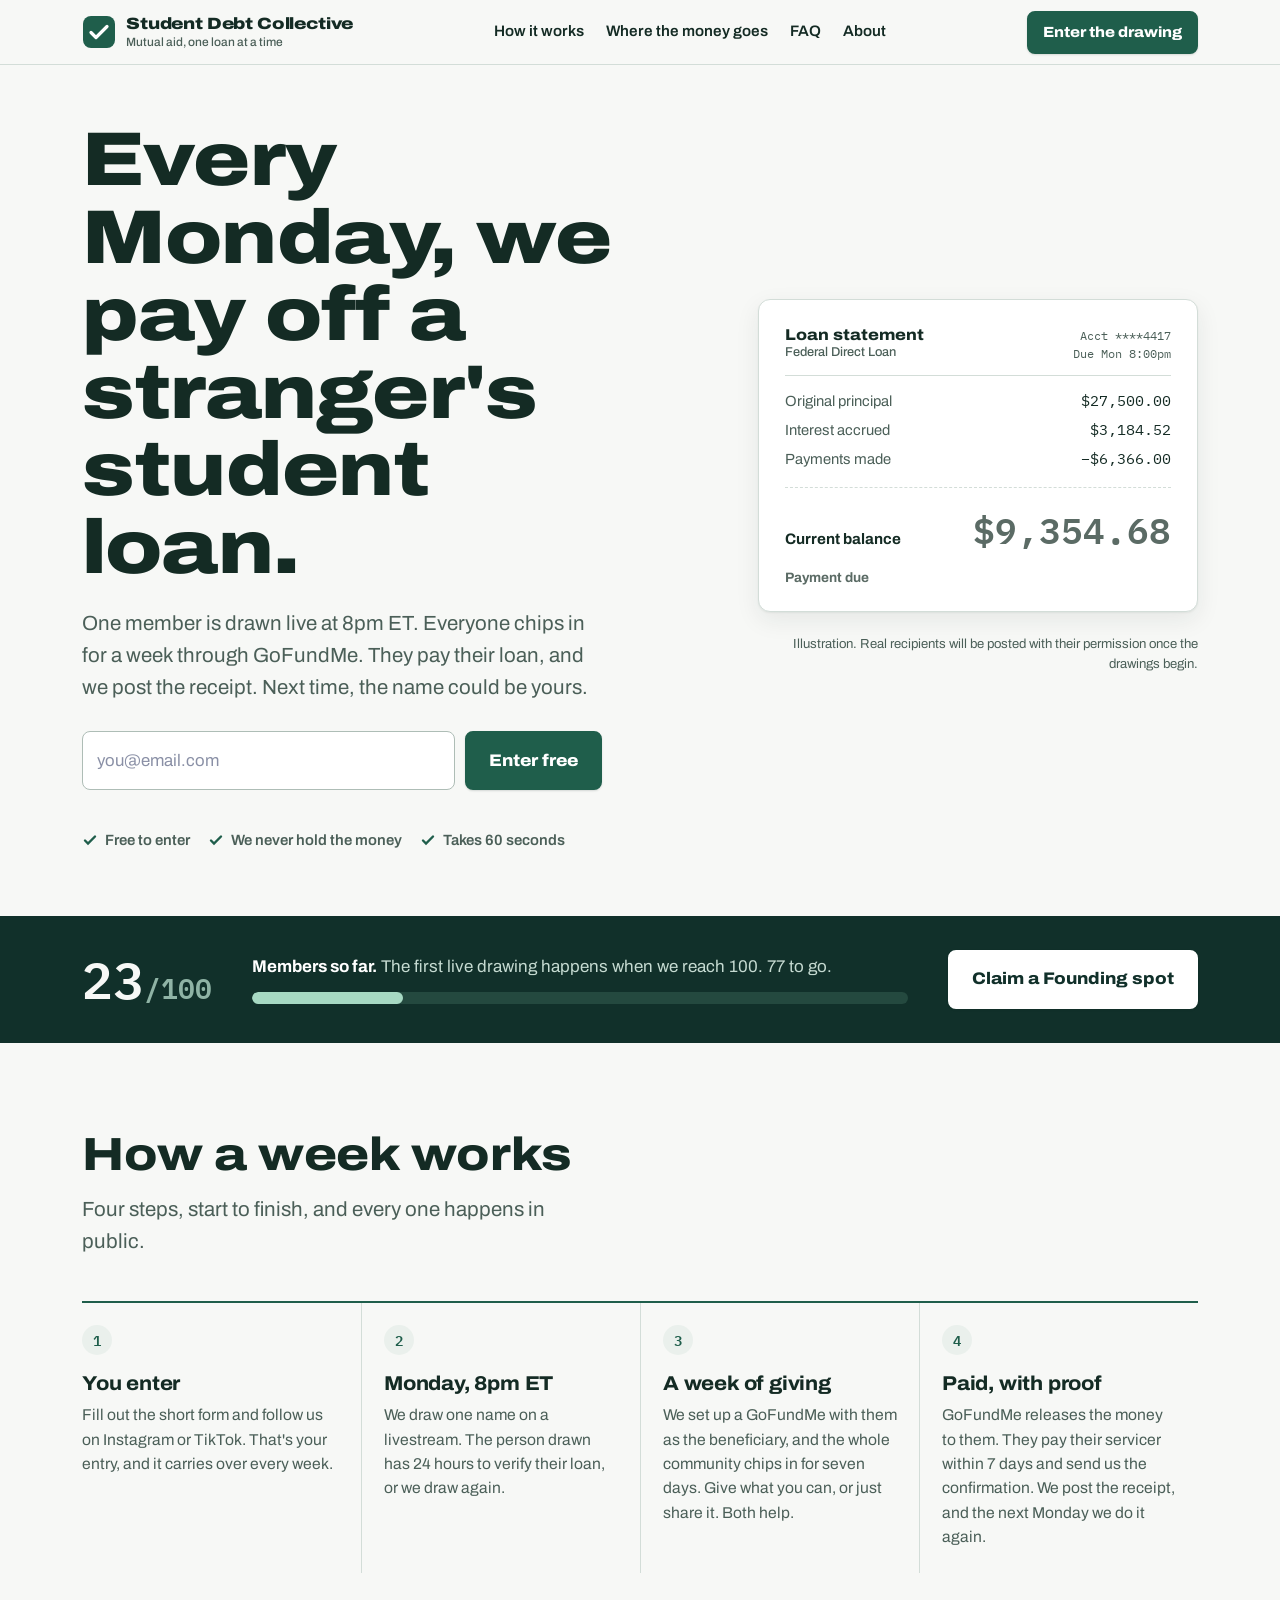
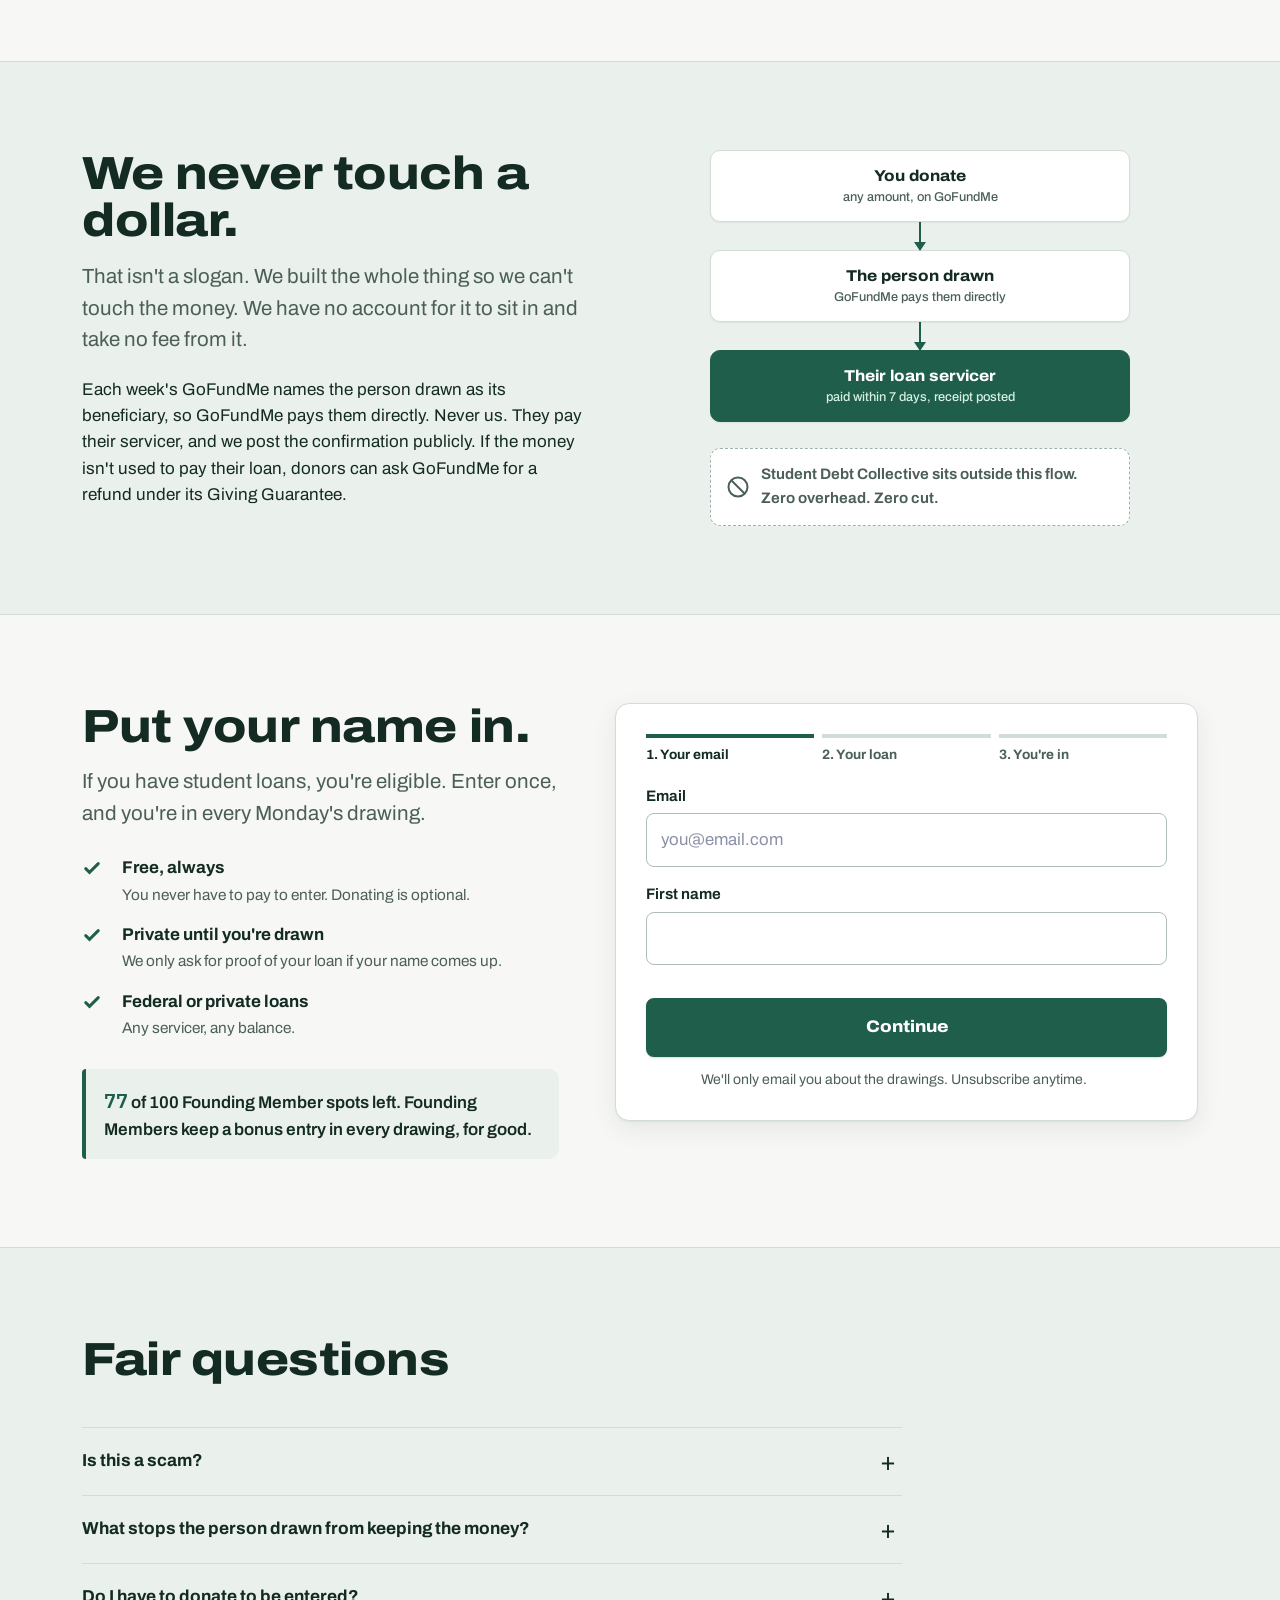
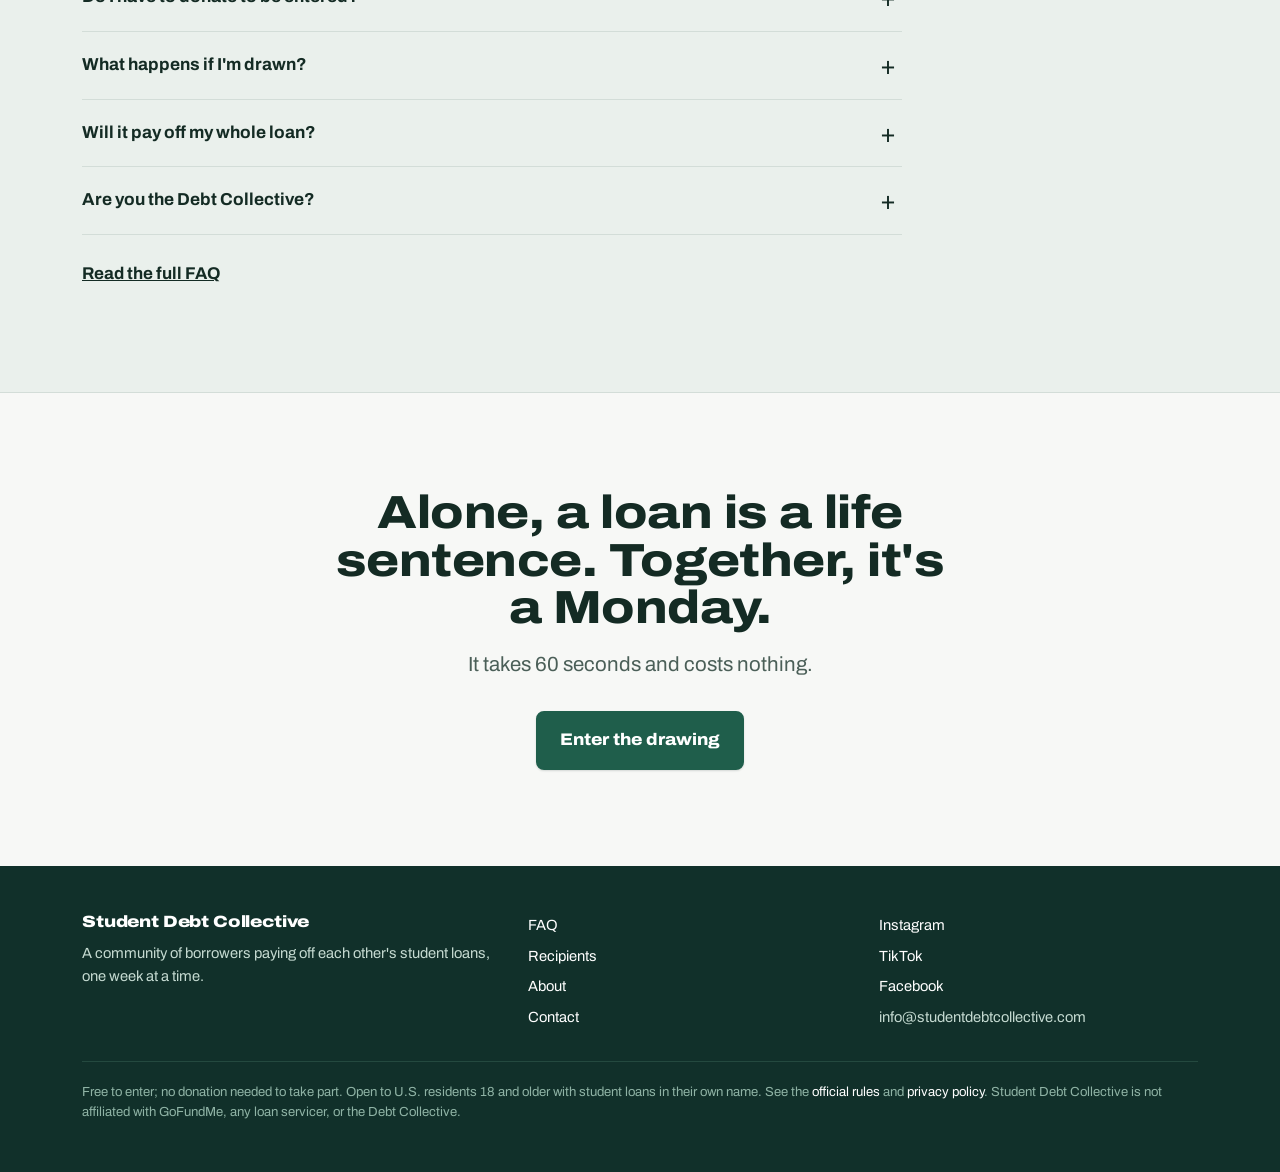
<file: index.html>
<!DOCTYPE html>
<html lang="en">
<head>
<meta charset="utf-8">
<meta name="viewport" content="width=device-width, initial-scale=1">
<title>Student Debt Collective: every Monday, we pay off a stranger's student loan</title>
<meta name="description" content="A free weekly drawing. One member is drawn live every Monday at 8pm ET, the community funds a GoFundMe for them, and they pay their loan with it. Every payment receipt is posted. We never touch the money.">
<meta property="og:title" content="Every Monday, we pay off a stranger's student loan.">
<meta property="og:description" content="Free to enter. Drawn live. Every payment receipt posted. Join the Student Debt Collective.">
<meta property="og:type" content="website">
<meta property="og:url" content="https://www.studentdebtcollective.com/">
<meta name="theme-color" content="#11302A">
<link rel="icon" type="image/x-icon" href="assets/favicon.ico">
<link rel="preconnect" href="https://fonts.googleapis.com">
<link rel="preconnect" href="https://fonts.gstatic.com" crossorigin>
<link href="https://fonts.googleapis.com/css2?family=Archivo:wdth,wght@62..125,400..900&family=IBM+Plex+Mono:wght@500;600&display=swap" rel="stylesheet">

<script>
/* ============================================================
   EDIT THESE. Everything on the page reads from here.
   ============================================================ */
window.SDC = {
  members: 23,               // current completed entries
  firstDrawAt: 100,          // members needed to unlock the first draw
  foundingSpots: 100,        // first N entries = Founding Members
  drawsLive: false,          // flip to true once weekly draws start (shows countdown)
  instagram: "https://www.instagram.com/studentdebtcollective/",
  tiktok: "https://www.tiktok.com/@student.debt.coll",
  facebook: "https://www.facebook.com/Fckstudentloanscom-109881688240282",
  email: "info@studentdebtcollective.com",
  /* Email list: Kit (free up to 10,000 subscribers). Create a form in Kit,
     open its embed code, and copy the number from data-uid / the form URL. */
  kitFormId: "",             // e.g. "1234567"  (leave blank to skip)
  ga4Id: "",                 // e.g. "G-XXXXXXXXXX"  (the old UA-217164909-1 tag stopped collecting in 2023)
  variant: "redesign-2026-10", // label sent with every analytics event and form row

  /* Google Form wiring (no iframe). Open your form > ⋮ > Get pre-filled link,
     fill each field, copy the link, and read the entry.NNNN numbers from it.
     action = the form URL with /viewform replaced by /formResponse */
  form: {
    view:   "https://docs.google.com/forms/d/e/1FAIpQLSelesh_c5aqNlVv7CMnxNd8inYVdATaaXwgeIbEbpiSt0Et4Q/viewform",
    action: "https://docs.google.com/forms/d/e/1FAIpQLSelesh_c5aqNlVv7CMnxNd8inYVdATaaXwgeIbEbpiSt0Et4Q/formResponse",
    /* Until the entry IDs below are real, step 1 hands people to the Google Form
       above instead of submitting, so no entry is ever lost. */
    fields: {
      email:    "entry.0000000001",
      firstName:"entry.0000000002",
      lastName: "entry.0000000003",
      state:    "entry.0000000004",
      loanType: "entry.0000000005",
      balance:  "entry.0000000006",
      servicer: "entry.0000000007",
      handle:   "entry.0000000008",
      source:   "entry.0000000009",
      step:     "entry.0000000010",   // "1-email" or "2-complete" (lets you see drop-off)
      variant:  "entry.0000000011"
    }
  }
};
</script>

<style>
:root{
  --paper:#F7F8F6;
  --paper-2:#EAF0EC;
  --ink:#142B24;
  --ink-soft:#4B5F58;
  --rule:#D3DDD8;
  --due:#5B6B65;
  --paid:#1F5E4B;
  --brand:#1F5E4B;
  --brand-deep:#174A3B;
  --night:#11302A;
  --mint:#A7D9C3;
  --shadow:0 1px 2px rgba(20,43,36,.06),0 8px 24px rgba(20,43,36,.08);
  --wide:"Archivo", system-ui, sans-serif;
  --mono:"IBM Plex Mono", ui-monospace, monospace;
  --max:1160px;
}
*{box-sizing:border-box}
html{scroll-behavior:smooth;-webkit-text-size-adjust:100%}
@media (prefers-reduced-motion:reduce){html{scroll-behavior:auto}}
body{margin:0;background:var(--paper);color:var(--ink);font-family:var(--wide);font-size:1.0625rem;line-height:1.55;font-variation-settings:"wdth" 100}
img,svg{display:block;max-width:100%}
a{color:inherit}
:focus-visible{outline:3px solid var(--brand);outline-offset:3px;border-radius:2px}
.wrap{max-width:var(--max);margin:0 auto;padding:0 22px}
.sr{position:absolute;width:1px;height:1px;overflow:hidden;clip:rect(0 0 0 0);white-space:nowrap}

/* ---------- type ---------- */
h1,h2,h3{margin:0;line-height:1.02;letter-spacing:-.01em}
h1{font-size:clamp(2.5rem,6.4vw,4.75rem);font-weight:850;font-variation-settings:"wdth" 118}
h2{font-size:clamp(1.9rem,4vw,2.9rem);font-weight:800;font-variation-settings:"wdth" 115}
h3{font-size:1.25rem;font-weight:750;font-variation-settings:"wdth" 108;line-height:1.2}
p{margin:0 0 1em;max-width:62ch}
.lede{font-size:clamp(1.12rem,1.6vw,1.3rem);color:var(--ink-soft);max-width:44ch}
.num{font-family:var(--mono);font-variant-numeric:tabular-nums}

/* ---------- buttons & inputs ---------- */
.btn{appearance:none;border:2px solid var(--brand);background:var(--brand);color:#fff;font:inherit;font-weight:800;font-variation-settings:"wdth" 110;font-size:1.05rem;padding:.85em 1.3em;border-radius:8px;cursor:pointer;text-decoration:none;display:inline-flex;align-items:center;justify-content:center;gap:.5em;box-shadow:0 1px 2px rgba(20,43,36,.15);transition:background .15s,transform .08s;white-space:nowrap}
.btn:hover{background:var(--brand-deep);border-color:var(--brand-deep)}
.btn:active{transform:translateY(1px)}
.btn.ghost{background:transparent;color:var(--brand);box-shadow:none}
.btn.ghost:hover{background:var(--paper-2)}
.btn.small{font-size:.92rem;padding:.55em .95em}
.btn[disabled]{opacity:.6;cursor:wait}
label{font-weight:650;font-size:.95rem;display:block;margin-bottom:.35em}
input,select{width:100%;font:inherit;font-size:1.05rem;color:var(--ink);background:#fff;border:1.5px solid #AEBDB6;border-radius:8px;padding:.75em .85em;min-height:52px}
input::placeholder{color:#8A90A6}
.hint{font-size:.88rem;color:var(--ink-soft);margin:.35em 0 0}
.err{color:#A33A2B;font-size:.9rem;font-weight:600;margin:.4em 0 0;min-height:1.2em}

/* ---------- header ---------- */
header.top{position:sticky;top:0;z-index:20;background:rgba(247,248,246,.94);backdrop-filter:blur(8px);border-bottom:1px solid var(--rule)}
header.top .wrap{display:flex;align-items:center;justify-content:space-between;height:64px;gap:16px}
.logo{display:flex;align-items:center;gap:10px;text-decoration:none;font-weight:850;font-variation-settings:"wdth" 120;font-size:1.02rem;letter-spacing:-.01em;line-height:1}
.logo svg{flex:none}
.logo small{display:block;font-weight:500;font-variation-settings:"wdth" 100;font-size:.75rem;color:var(--ink-soft);margin-top:3px;letter-spacing:0}
nav.links{display:flex;gap:22px;font-weight:600;font-size:.95rem}
nav.links a{text-decoration:none}
nav.links a:hover{text-decoration:underline;text-underline-offset:4px}
@media (max-width:820px){nav.links{display:none}}
@media (max-width:480px){.logo small{display:none}.logo{font-size:.95rem}}

/* ---------- hero ---------- */
.hero{padding:56px 0 64px}
.hero .wrap{display:grid;grid-template-columns:1.08fr .92fr;gap:56px;align-items:center}
.hero h1{margin-bottom:22px}
.hero .lede{margin-bottom:28px}
.quick{display:flex;gap:10px;max-width:520px}
.quick input{flex:1}
.reassure{display:flex;flex-wrap:wrap;gap:8px 18px;margin:16px 0 0;padding:0;list-style:none;font-size:.93rem;font-weight:600;color:var(--ink-soft)}
.reassure li{display:flex;align-items:center;gap:7px}
.reassure svg{color:var(--paid)}
@media (max-width:900px){
  .hero{padding:28px 0 44px}
  .hero .wrap{grid-template-columns:1fr;gap:36px}
  .quick{flex-direction:column}
}

/* statement card: the one memorable moment */
.stmt{background:#fff;border:1px solid var(--rule);border-radius:12px;box-shadow:var(--shadow);padding:26px 26px 22px;position:relative;max-width:440px;justify-self:end;width:100%}
.stmt header{display:flex;justify-content:space-between;align-items:flex-start;border-bottom:1px solid var(--rule);padding-bottom:12px;margin-bottom:14px}
.stmt .issuer{font-weight:800;font-variation-settings:"wdth" 112;font-size:.98rem;line-height:1.2}
.stmt .issuer span{display:block;font-weight:500;font-size:.8rem;color:var(--ink-soft);font-variation-settings:"wdth" 100}
.stmt .acct{font-family:var(--mono);font-size:.78rem;color:var(--ink-soft);text-align:right;line-height:1.5}
.stmt dl{margin:0;display:grid;grid-template-columns:1fr auto;gap:6px 12px;font-size:.92rem}
.stmt dt{color:var(--ink-soft)}
.stmt dd{margin:0;font-family:var(--mono);text-align:right}
.stmt .bal{margin-top:16px;padding-top:14px;border-top:1px dashed var(--rule);display:flex;justify-content:space-between;align-items:baseline;gap:12px}
.stmt .bal b{font-weight:700;font-size:.95rem}
.stmt .bal .amt{font-family:var(--mono);font-weight:600;font-size:clamp(1.7rem,3.4vw,2.25rem);color:var(--due);transition:color .4s}
.stmt.paid .bal .amt{color:var(--paid)}
.stmt .status{margin-top:10px;font-size:.85rem;font-weight:700;color:var(--due)}
.stmt.paid .status{color:var(--paid)}
.stamp{position:absolute;right:22px;top:96px;border:3px solid var(--paid);color:var(--paid);font-weight:850;font-variation-settings:"wdth" 120;font-size:1.4rem;line-height:1;padding:9px 12px 7px;border-radius:8px;transform:rotate(-6deg) scale(1.4);opacity:0;pointer-events:none;text-align:center;background:rgba(255,255,255,.55)}
.stamp small{display:block;font-size:.62rem;font-weight:700;font-variation-settings:"wdth" 100;margin-top:4px;letter-spacing:.02em}
.stmt.paid .stamp{opacity:.92;transform:rotate(-6deg) scale(1);transition:transform .22s cubic-bezier(.3,1.6,.6,1),opacity .15s}
.stmt-cap{font-size:.82rem;color:var(--ink-soft);margin:22px 0 0;max-width:440px;justify-self:end;text-align:right}
@media (max-width:900px){.stmt,.stmt-cap{justify-self:center}.stmt-cap{text-align:center}.stmt{transform:none}}

/* ---------- progress band ---------- */
.band{background:var(--night);color:var(--paper);padding:34px 0}
.band .wrap{display:grid;grid-template-columns:auto 1fr auto;gap:28px 40px;align-items:center}
.band .count{font-family:var(--mono);font-size:clamp(2.2rem,4.5vw,3.2rem);font-weight:600;line-height:1}
.band .count span{color:#8FB3A5;font-size:.55em}
.band p{margin:0;color:#C5DAD1}
.band strong{color:#fff}
.meter{height:12px;background:#24493F;border-radius:999px;overflow:hidden;margin-top:12px;position:relative}
.meter i{display:block;height:100%;width:0;background:var(--mint);border-radius:999px;transition:width 1.2s cubic-bezier(.2,.8,.2,1)}
.band .btn{background:#fff;color:var(--night);border-color:#fff}.band .btn:hover{background:var(--paper-2);border-color:var(--paper-2)}
.countdown{font-family:var(--mono);font-size:1.1rem;color:var(--mint)}
@media (max-width:820px){.band .wrap{grid-template-columns:1fr}.band .btn{width:100%}}

/* ---------- sections ---------- */
section.sec{padding:88px 0}
section.sec.alt{background:var(--paper-2);border-top:1px solid var(--rule);border-bottom:1px solid var(--rule)}
.sec-head{max-width:720px;margin-bottom:44px}
.sec-head h2{margin-bottom:16px}
@media (max-width:700px){section.sec{padding:60px 0}}

/* how it works: a genuine sequence */
.steps{list-style:none;margin:0;padding:0;display:grid;grid-template-columns:repeat(4,1fr);gap:0;counter-reset:s;border-top:2px solid var(--brand)}
.steps li{padding:22px 22px 8px 0;position:relative;counter-increment:s}
.steps li + li{padding-left:22px;border-left:1px solid var(--rule)}
.steps li::before{content:counter(s);font-family:var(--mono);font-weight:600;font-size:.9rem;display:inline-grid;place-items:center;width:30px;height:30px;background:var(--paper-2);color:var(--brand);border-radius:50%;margin-bottom:16px}
.steps h3{margin-bottom:8px}
.steps p{font-size:.98rem;color:var(--ink-soft)}
@media (max-width:900px){.steps{grid-template-columns:1fr 1fr}.steps li:nth-child(3){padding-left:0;border-left:0}.steps li{border-top:1px solid var(--rule)}.steps li:nth-child(-n+2){border-top:0}}
@media (max-width:560px){.steps{grid-template-columns:1fr}.steps li,.steps li + li{padding-left:0;border-left:0}.steps li:nth-child(2){border-top:1px solid var(--rule)}}

/* money path */
.money{display:grid;grid-template-columns:1fr 1.1fr;gap:56px;align-items:center}
.path{display:grid;grid-template-columns:1fr;max-width:420px;width:100%;justify-self:center}
.node{border:1px solid var(--rule);background:#fff;border-radius:10px;box-shadow:0 1px 2px rgba(20,43,36,.06);padding:16px 12px;text-align:center;font-weight:750;font-variation-settings:"wdth" 108;line-height:1.2;font-size:.98rem}
.node span{display:block;font-weight:500;font-size:.8rem;color:var(--ink-soft);margin-top:4px;font-variation-settings:"wdth" 100}
.node.end{background:var(--paid);color:#fff;border-color:var(--paid)}
.node.end span{color:#D6F0E2}
.arrow{height:2px;background:var(--brand);position:relative}
.arrow::after{content:"";position:absolute;right:-1px;top:-5px;border:6px solid transparent;border-left:9px solid var(--brand);border-right:0}
.us{grid-column:1/-1;margin-top:26px;border:1.5px dashed #9DB3AA;border-radius:10px;padding:14px 16px;display:flex;gap:12px;align-items:center;color:var(--ink-soft);font-weight:650;font-size:.95rem;background:#fff}
.us svg{flex:none}
@media (max-width:900px){.money{grid-template-columns:1fr;gap:34px}}
.path .arrow{width:2px;height:28px;margin:0 auto}.path .arrow::after{right:-5px;top:auto;bottom:-1px;border:6px solid transparent;border-top:9px solid var(--brand);border-bottom:0}

/* signup */
.join{display:grid;grid-template-columns:.9fr 1.1fr;gap:56px;align-items:start}
.perks{list-style:none;padding:0;margin:26px 0 0;display:grid;gap:14px}
.perks li{display:grid;grid-template-columns:28px 1fr;gap:12px;align-items:start}
.perks svg{color:var(--paid);margin-top:3px}
.perks b{display:block}
.perks span{color:var(--ink-soft);font-size:.96rem}
.founding{margin-top:28px;background:var(--paper-2);border-left:4px solid var(--brand);border-radius:4px 10px 10px 4px;padding:16px 18px;font-weight:600}
.founding .num{font-weight:600;font-size:1.25rem;color:var(--brand)}
.card{background:#fff;border:1px solid var(--rule);border-radius:14px;box-shadow:var(--shadow);padding:30px}
.card .stepper{display:flex;gap:8px;margin-bottom:20px;font-size:.85rem;font-weight:700;color:var(--ink-soft)}
.card .stepper span{flex:1;border-top:4px solid var(--rule);padding-top:6px}
.card .stepper span.on{border-color:var(--brand);color:var(--ink)}
.grid2{display:grid;grid-template-columns:1fr 1fr;gap:16px}
.field{margin-bottom:16px}
.check{display:grid;grid-template-columns:24px 1fr;gap:10px;align-items:start;font-weight:500;font-size:.93rem;margin:6px 0 18px}
.check input{min-height:0;width:22px;height:22px;margin:2px 0 0;accent-color:var(--brand)}
.card .btn{width:100%}
.done{text-align:left}
.done h3{font-size:1.6rem;margin-bottom:10px}
.done .row{display:flex;flex-wrap:wrap;gap:10px;margin:18px 0}
.sharebox{display:flex;gap:8px;margin-top:6px}
.sharebox input{font-family:var(--mono);font-size:.85rem;min-height:46px}
@media (max-width:900px){.join{grid-template-columns:1fr;gap:36px}}
@media (max-width:520px){.grid2{grid-template-columns:1fr;gap:0}.card{padding:22px 18px}}

/* faq */
.faq{max-width:820px}
.faq details{border-top:1px solid var(--rule);padding:4px 0}
.faq details:last-child{border-bottom:1px solid var(--rule)}
.faq summary{cursor:pointer;list-style:none;font-weight:700;font-size:1.08rem;padding:16px 40px 16px 0;position:relative}
.faq summary::-webkit-details-marker{display:none}
.faq summary::after{content:"+";position:absolute;right:6px;top:10px;font-size:1.6rem;font-weight:400}
.faq details[open] summary::after{content:"\2013"}
.faq details p{color:var(--ink-soft);padding-bottom:10px}

/* final */
.final{text-align:center;padding:96px 0}
.final h2{margin:0 auto 18px;max-width:18ch}
.final p{margin:0 auto 30px;color:var(--ink-soft)}

footer{background:var(--night);color:#C5DAD1;padding:48px 0 36px;font-size:.92rem}
footer .wrap{display:grid;grid-template-columns:1.3fr 1fr 1fr;gap:32px}
footer a{color:#fff;text-decoration:none}
footer a:hover{text-decoration:underline}
footer ul{list-style:none;margin:0;padding:0;display:grid;gap:8px}
footer .fine{grid-column:1/-1;border-top:1px solid #24493F;padding-top:20px;font-size:.82rem;color:#8FB3A5}
footer .fine p{max-width:none}
@media (max-width:700px){footer .wrap{grid-template-columns:1fr}}

/* mobile sticky CTA */
.mcta{position:fixed;left:12px;right:12px;bottom:12px;z-index:30;display:none}
.mcta .btn{width:100%;box-shadow:0 6px 20px rgba(20,43,36,.25)}
@media (max-width:700px){.mcta.show{display:block}}
</style>
</head>
<body>

<header class="top">
  <div class="wrap">
    <a class="logo" href="#top" aria-label="Student Debt Collective home">
      <svg width="34" height="34" viewBox="0 0 34 34" aria-hidden="true"><rect x="1" y="1" width="32" height="32" rx="8" fill="#1F5E4B"/><path d="M9 17.5l5 5 11-11" fill="none" stroke="#fff" stroke-width="3.2" stroke-linecap="round" stroke-linejoin="round"/></svg>
      <span>Student Debt Collective<small>Mutual aid, one loan at a time</small></span>
    </a>
    <nav class="links" aria-label="Main">
      <a href="#how">How it works</a>
      <a href="#money">Where the money goes</a>
      <a href="faq.html">FAQ</a>
      <a href="about.html">About</a>
    </nav>
    <a class="btn small" href="#join" data-cta="header">Enter the drawing</a>
  </div>
</header>

<main id="top">

<!-- HERO -->
<section class="hero">
  <div class="wrap">
    <div>
      <h1>Every Monday, we pay off a stranger's student loan.</h1>
      <p class="lede">One member is drawn live at 8pm ET. Everyone chips in for a week through GoFundMe. They pay their loan, and we post the receipt. Next time, the name could be yours.</p>

      <form class="quick" id="quickForm" novalidate>
        <label class="sr" for="qEmail">Email address</label>
        <input id="qEmail" name="email" type="email" inputmode="email" autocomplete="email" placeholder="you@email.com" required>
        <button class="btn" type="submit" data-cta="hero">Enter free</button>
      </form>
      <p class="err" id="qErr" role="alert"></p>
      <ul class="reassure">
        <li><svg width="16" height="16" viewBox="0 0 16 16" aria-hidden="true"><path d="M3 8.5l3 3 7-7" fill="none" stroke="currentColor" stroke-width="2.4" stroke-linecap="round"/></svg>Free to enter</li>
        <li><svg width="16" height="16" viewBox="0 0 16 16" aria-hidden="true"><path d="M3 8.5l3 3 7-7" fill="none" stroke="currentColor" stroke-width="2.4" stroke-linecap="round"/></svg>We never hold the money</li>
        <li><svg width="16" height="16" viewBox="0 0 16 16" aria-hidden="true"><path d="M3 8.5l3 3 7-7" fill="none" stroke="currentColor" stroke-width="2.4" stroke-linecap="round"/></svg>Takes 60 seconds</li>
      </ul>
    </div>

    <div style="display:grid">
      <article class="stmt" id="stmt" aria-label="Illustration: a loan statement going from a balance due to paid in full">
        <header>
          <div class="issuer">Loan statement<span>Federal Direct Loan</span></div>
          <div class="acct">Acct ****4417<br>Due Mon 8:00pm</div>
        </header>
        <dl>
          <dt>Original principal</dt><dd>$27,500.00</dd>
          <dt>Interest accrued</dt><dd>$3,184.52</dd>
          <dt>Payments made</dt><dd>&minus;$6,366.00</dd>
        </dl>
        <div class="bal">
          <b>Current balance</b>
          <span class="amt" id="amt">$24,318.52</span>
        </div>
        <div class="status" id="status">Payment due</div>
        <div class="stamp" aria-hidden="true">PAID IN FULL<small>by the Collective</small></div>
      </article>
      <p class="stmt-cap">Illustration. Real recipients will be posted with their permission once the drawings begin.</p>
    </div>
  </div>
</section>

<!-- PROGRESS -->
<section class="band" aria-label="Progress to the first drawing">
  <div class="wrap">
    <div class="count num" id="bandCount">23<span>/100</span></div>
    <div>
      <p id="bandText"><strong>Members so far.</strong> The first live drawing happens when we reach 100.</p>
      <div class="meter" role="progressbar" aria-label="Members toward the first drawing" aria-valuemin="0" id="meter"><i id="meterFill"></i></div>
    </div>
    <a class="btn" href="#join" data-cta="band">Claim a Founding spot</a>
  </div>
</section>

<!-- HOW -->
<section class="sec" id="how">
  <div class="wrap">
    <div class="sec-head">
      <h2>How a week works</h2>
      <p class="lede">Four steps, start to finish, and every one happens in public.</p>
    </div>
    <ol class="steps">
      <li><h3>You enter</h3><p>Fill out the short form and follow us on Instagram or TikTok. That's your entry, and it carries over every week.</p></li>
      <li><h3>Monday, 8pm ET</h3><p>We draw one name on a livestream. The person drawn has 24 hours to verify their loan, or we draw again.</p></li>
      <li><h3>A week of giving</h3><p>We set up a GoFundMe with them as the beneficiary, and the whole community chips in for seven days. Give what you can, or just share it. Both help.</p></li>
      <li><h3>Paid, with proof</h3><p>GoFundMe releases the money to them. They pay their servicer within 7 days and send us the confirmation. We post the receipt, and the next Monday we do it again.</p></li>
    </ol>
  </div>
</section>

<!-- MONEY -->
<section class="sec alt" id="money">
  <div class="wrap money">
    <div>
      <h2>We never touch a dollar.</h2>
      <p class="lede" style="margin-top:16px">That isn't a slogan. We built the whole thing so we can't touch the money. We have no account for it to sit in and take no fee from it.</p>
      <p>Each week's GoFundMe names the person drawn as its beneficiary, so GoFundMe pays them directly. Never us. They pay their servicer, and we post the confirmation publicly. If the money isn't used to pay their loan, donors can ask GoFundMe for a refund under its Giving Guarantee.</p>
    </div>
    <div class="path" role="img" aria-label="Money flows from donors to GoFundMe, to the person drawn, to their loan servicer, and the receipt is posted publicly. Student Debt Collective is not in the path.">
      <div class="node">You donate<span>any amount, on GoFundMe</span></div>
      <div class="arrow"></div>
      <div class="node">The person drawn<span>GoFundMe pays them directly</span></div>
      <div class="arrow"></div>
      <div class="node end">Their loan servicer<span>paid within 7 days, receipt posted</span></div>
      <div class="us">
        <svg width="22" height="22" viewBox="0 0 22 22" aria-hidden="true"><circle cx="11" cy="11" r="9.5" fill="none" stroke="currentColor" stroke-width="2"/><path d="M4.5 4.5l13 13" stroke="currentColor" stroke-width="2"/></svg>
        Student Debt Collective sits outside this flow. Zero overhead. Zero cut.
      </div>
    </div>
  </div>
</section>

<!-- JOIN -->
<section class="sec" id="join">
  <div class="wrap join">
    <div>
      <h2>Put your name in.</h2>
      <p class="lede" style="margin-top:16px">If you have student loans, you're eligible. Enter once, and you're in every Monday's drawing.</p>
      <ul class="perks">
        <li><svg width="20" height="20" viewBox="0 0 16 16" aria-hidden="true"><path d="M3 8.5l3 3 7-7" fill="none" stroke="currentColor" stroke-width="2.4" stroke-linecap="round"/></svg><div><b>Free, always</b><span>You never have to pay to enter. Donating is optional.</span></div></li>
        <li><svg width="20" height="20" viewBox="0 0 16 16" aria-hidden="true"><path d="M3 8.5l3 3 7-7" fill="none" stroke="currentColor" stroke-width="2.4" stroke-linecap="round"/></svg><div><b>Private until you're drawn</b><span>We only ask for proof of your loan if your name comes up.</span></div></li>
        <li><svg width="20" height="20" viewBox="0 0 16 16" aria-hidden="true"><path d="M3 8.5l3 3 7-7" fill="none" stroke="currentColor" stroke-width="2.4" stroke-linecap="round"/></svg><div><b>Federal or private loans</b><span>Any servicer, any balance.</span></div></li>
      </ul>
      <div class="founding" id="foundingBox">
        <span class="num" id="spotsLeft">77</span> of 100 Founding Member spots left. Founding Members keep a bonus entry in every drawing, for good.
      </div>
    </div>

    <div class="card" id="joinCard">
      <div class="stepper" aria-hidden="true"><span class="on" id="st1">1. Your email</span><span id="st2">2. Your loan</span><span id="st3">3. You're in</span></div>

      <!-- step 1 -->
      <form id="f1" novalidate>
        <div class="field">
          <label for="email">Email</label>
          <input id="email" type="email" inputmode="email" autocomplete="email" placeholder="you@email.com" required>
        </div>
        <div class="field">
          <label for="firstName">First name</label>
          <input id="firstName" autocomplete="given-name" required>
        </div>
        <p class="err" id="e1" role="alert"></p>
        <button class="btn" type="submit">Continue</button>
        <p class="hint" style="text-align:center;margin-top:12px">We'll only email you about the drawings. Unsubscribe anytime.</p>
      </form>

      <!-- step 2 -->
      <form id="f2" novalidate hidden>
        <div class="grid2">
          <div class="field"><label for="lastName">Last name</label><input id="lastName" autocomplete="family-name" required></div>
          <div class="field"><label for="state">State</label>
            <select id="state" required><option value="">Choose</option></select></div>
        </div>
        <div class="grid2">
          <div class="field"><label for="loanType">Loan type</label>
            <select id="loanType" required><option value="">Choose</option><option>Federal</option><option>Private</option><option>Both</option><option>Not sure</option></select></div>
          <div class="field"><label for="balance">Balance, roughly</label>
            <select id="balance" required><option value="">Choose</option><option>Under $5,000</option><option>$5,000 to $15,000</option><option>$15,000 to $30,000</option><option>$30,000 to $60,000</option><option>$60,000 to $100,000</option><option>Over $100,000</option></select></div>
        </div>
        <div class="field"><label for="servicer">Loan servicer</label>
          <input id="servicer" list="servicers" placeholder="e.g. MOHELA, Nelnet, Aidvantage" required>
          <datalist id="servicers"><option>MOHELA</option><option>Nelnet</option><option>Aidvantage</option><option>EdFinancial</option><option>CRI</option><option>ECSI</option><option>Sallie Mae</option><option>Navient</option><option>SoFi</option><option>Earnest</option><option>Other</option></datalist></div>
        <div class="field"><label for="handle">Instagram or TikTok username</label>
          <input id="handle" placeholder="@yourname" autocomplete="off" required>
          <p class="hint">Entries are tied to followers, so we can confirm it's really you if you're drawn.</p></div>
        <div class="field"><label for="source">How did you find us? <span style="font-weight:400;color:var(--ink-soft)">(optional)</span></label>
          <select id="source"><option value="">Choose</option><option>TikTok</option><option>Instagram</option><option>A friend sent it</option><option>Search</option><option>Other</option></select></div>
        <label class="check"><input type="checkbox" id="agree" required><span>I'm 18 or older, I have student loans in my name, and I agree to the <a href="TandC.html">official rules</a> and <a href="privacypolicy.html">privacy policy</a>.</span></label>
        <p class="err" id="e2" role="alert"></p>
        <button class="btn" type="submit" id="b2">Enter the drawing</button>
      </form>

      <!-- fallback while the native form isn't wired to Google Form entry IDs -->
      <div id="fb" hidden>
        <h3 style="margin-bottom:10px">Almost there, <span id="fbName"></span>.</h3>
        <p>One more page: our entry form asks for your loan details so we can verify you if you're drawn. It takes about a minute.</p>
        <a class="btn" id="fbGo" href="#" target="_blank" rel="noopener" style="width:100%">Finish my entry</a>
        <p class="hint" style="text-align:center;margin-top:12px">Opens our Google Form in a new tab.</p>
      </div>

      <!-- step 3 -->
      <div class="done" id="f3" hidden tabindex="-1">
        <h3 id="doneTitle">You're in.</h3>
        <p id="doneText">Last step: follow us. Drawings happen live on Instagram and TikTok, and entries only count for followers.</p>
        <div class="row">
          <a class="btn" id="igBtn" href="#" target="_blank" rel="noopener">Follow on Instagram</a>
          <a class="btn ghost" id="ttBtn" href="#" target="_blank" rel="noopener">Follow on TikTok</a>
        </div>
        <p style="margin:0 0 6px;font-weight:700">Send this to someone with loans</p>
        <p class="hint" style="margin:0 0 8px">The more members we have, the bigger each week's GoFundMe gets.</p>
        <div class="sharebox">
          <label class="sr" for="shareUrl">Share link</label>
          <input id="shareUrl" readonly value="https://www.studentdebtcollective.com/">
          <button class="btn small" type="button" id="copyBtn">Copy link</button>
        </div>
      </div>
    </div>
  </div>
</section>

<!-- FAQ -->
<section class="sec alt" id="faq">
  <div class="wrap">
    <div class="sec-head"><h2>Fair questions</h2></div>
    <div class="faq">
      <details><summary>Is this a scam?</summary><p>Fair to ask. We never collect money, so there's nothing for us to run off with. Each week's funds go into a public GoFundMe that names the person drawn as beneficiary, so GoFundMe pays them, not us. We post every payment receipt.</p></details>
      <details><summary>What stops the person drawn from keeping the money?</summary><p>Three things. Before their GoFundMe goes live, they agree in writing to pay their servicer within 7 days and send us the confirmation, which we post. The GoFundMe states that purpose, so if the money isn't used for it, donors can ask GoFundMe for a refund under its Giving Guarantee. And anyone who doesn't post proof is removed from all future drawings.</p></details>
      <details><summary>Do I have to donate to be entered?</summary><p>No. Entering is free, and your entry carries over every week. Donating is optional and never changes your chances. Everyone has the same odds every week.</p></details>
      <details><summary>What happens if I'm drawn?</summary><p>We'll contact you right after the livestream. Within 24 hours, send a selfie holding your username and the date written on paper, plus a screenshot of your loan servicer dashboard. Once you're verified and agree to pay your servicer within 7 days, your GoFundMe goes live with you as the beneficiary. If we can't verify you in 24 hours, we draw again.</p></details>
      <details><summary>Will it pay off my whole loan?</summary><p>It pays whatever the community raises that week, minus any GoFundMe processing fees, and all of it goes to your loan. As the collective grows, each week's fund grows with it. That's why sharing matters.</p></details>
      <details><summary>Are you the Debt Collective?</summary><p>No. The Debt Collective is a debtors' union working on policy and organizing, and we support what they do. We're a separate, smaller project: direct mutual aid, one borrower at a time.</p></details>
    </div>
    <p style="margin-top:26px"><a href="faq.html" style="font-weight:700">Read the full FAQ</a></p>
  </div>
</section>

<!-- FINAL -->
<section class="final">
  <div class="wrap">
    <h2>Alone, a loan is a life sentence. Together, it's a Monday.</h2>
    <p class="lede">It takes 60 seconds and costs nothing.</p>
    <a class="btn" href="#join" data-cta="final">Enter the drawing</a>
  </div>
</section>

</main>

<footer>
  <div class="wrap">
    <div>
      <a class="logo" href="#top" style="color:#fff">Student Debt Collective</a>
      <p style="margin-top:12px">A community of borrowers paying off each other's student loans, one week at a time.</p>
    </div>
    <ul aria-label="Site">
      <li><a href="faq.html">FAQ</a></li>
      <li><a href="recipients.html">Recipients</a></li>
      <li><a href="about.html">About</a></li>
      <li><a href="contact.html">Contact</a></li>
    </ul>
    <ul aria-label="Social">
      <li><a id="fIg" href="#" target="_blank" rel="noopener">Instagram</a></li>
      <li><a id="fTt" href="#" target="_blank" rel="noopener">TikTok</a></li>
      <li><a id="fFb" href="#" target="_blank" rel="noopener">Facebook</a></li>
      <li><span id="fEmail"></span></li>
    </ul>
    <div class="fine">
      <p>Free to enter; no donation needed to take part. Open to U.S. residents 18 and older with student loans in their own name. See the <a href="TandC.html">official rules</a> and <a href="privacypolicy.html">privacy policy</a>. Student Debt Collective is not affiliated with GoFundMe, any loan servicer, or the Debt Collective.</p>
    </div>
  </div>
</footer>

<div class="mcta" id="mcta"><a class="btn" href="#join" data-cta="sticky-mobile">Enter the drawing, free</a></div>

<script>
(function(){
  var C = window.SDC, F = C.form;
  var $ = function(id){return document.getElementById(id)};
  var reduce = window.matchMedia && matchMedia('(prefers-reduced-motion: reduce)').matches;

  var variant = C.variant || 'default';
  var formReady = !!F.action && !/entry\.00000000/.test(JSON.stringify(F.fields));

  /* GA4 */
  function track(name, params){
    params = params || {}; params.variant = variant;
    try{ if(window.gtag) gtag('event', name, params); }catch(e){}
  }
  if(C.ga4Id){
    var s=document.createElement('script');s.async=true;s.src='https://www.googletagmanager.com/gtag/js?id='+C.ga4Id;document.head.appendChild(s);
    window.dataLayer=window.dataLayer||[];window.gtag=function(){dataLayer.push(arguments)};gtag('js',new Date());gtag('config',C.ga4Id);
  }

  /* config-driven content */
  var left = Math.max(0, C.foundingSpots - C.members);
  $('spotsLeft').textContent = left;
  if(left === 0) $('foundingBox').textContent = 'All 100 Founding Member spots are claimed. Thank you, founders.';
  $('igBtn').href = $('fIg').href = C.instagram;
  $('ttBtn').href = $('fTt').href = C.tiktok;
  $('fFb').href = C.facebook;
  $('fEmail').textContent = C.email;

  var pct = Math.min(100, Math.round(C.members / C.firstDrawAt * 100));
  var meter = $('meter');
  if(!C.drawsLive){
    $('bandCount').innerHTML = C.members + '<span>/' + C.firstDrawAt + '</span>';
    meter.setAttribute('aria-valuemax', C.firstDrawAt); meter.setAttribute('aria-valuenow', C.members);
    $('bandText').innerHTML = '<strong>Members so far.</strong> The first live drawing happens when we reach ' + C.firstDrawAt + '. ' + (C.firstDrawAt - C.members > 0 ? (C.firstDrawAt - C.members) + ' to go.' : '');
  } else {
    meter.remove();
    $('bandCount').textContent = C.members.toLocaleString();
    $('bandText').innerHTML = '<strong>Members entered.</strong> Next live drawing in <span class="countdown" id="cd"></span>';
    var tick = function(){ $('cd').textContent = untilMonday(); };
    tick(); setInterval(tick, 1000);
  }
  function untilMonday(){
    // next Monday 20:00 America/New_York
    var now = new Date();
    var ny = new Date(now.toLocaleString('en-US',{timeZone:'America/New_York'}));
    var t = new Date(ny); t.setHours(20,0,0,0);
    var add = (1 - ny.getDay() + 7) % 7; t.setDate(t.getDate()+add);
    if(t <= ny) t.setDate(t.getDate()+7);
    var d = t - ny, D=Math.floor(d/864e5), H=Math.floor(d/36e5)%24, M=Math.floor(d/6e4)%60, S=Math.floor(d/1e3)%60;
    return D+'d '+String(H).padStart(2,'0')+'h '+String(M).padStart(2,'0')+'m '+String(S).padStart(2,'0')+'s';
  }

  /* reveal on first view: meter fill + statement payoff (the one motion moment) */
  var stmt = $('stmt'), amt = $('amt'), status = $('status'), START = 24318.52;
  function fmt(n){return '$'+n.toLocaleString('en-US',{minimumFractionDigits:2,maximumFractionDigits:2})}
  function payoff(){
    if(reduce){ amt.textContent = fmt(0); stmt.classList.add('paid'); status.textContent='Paid in full. $0.00 due.'; return; }
    var t0=null, dur=2200;
    function step(ts){
      if(!t0) t0=ts; var p=Math.min(1,(ts-t0)/dur), e=1-Math.pow(1-p,3);
      amt.textContent = fmt(START*(1-e));
      if(p<1) requestAnimationFrame(step); else { stmt.classList.add('paid'); status.textContent='Paid in full. $0.00 due.'; }
    }
    requestAnimationFrame(step);
  }
  setTimeout(payoff, reduce ? 0 : 900);
  if('IntersectionObserver' in window && meter.isConnected){
    new IntersectionObserver(function(es,o){ es.forEach(function(e){ if(e.isIntersecting){ $('meterFill').style.width=pct+'%'; o.disconnect(); } }); },{threshold:.4}).observe(meter);
  } else if(meter.isConnected){ $('meterFill').style.width=pct+'%'; }

  /* states */
  var states="AL AK AZ AR CA CO CT DE DC FL GA HI ID IL IN IA KS KY LA ME MD MA MI MN MS MO MT NE NV NH NJ NM NY NC ND OH OK OR PA PR RI SC SD TN TX UT VT VA WA WV WI WY".split(' ');
  var sel=$('state'); states.forEach(function(s){var o=document.createElement('option');o.textContent=s;sel.appendChild(o)});

  /* CTA tracking */
  document.querySelectorAll('[data-cta]').forEach(function(a){ a.addEventListener('click',function(){ track('cta_click',{location:a.dataset.cta}); }); });

  /* mobile sticky CTA: show after hero, hide when the form is on screen */
  var mcta=$('mcta'), heroVisible=true, joinVisible=false;
  function upd(){ mcta.classList.toggle('show', !heroVisible && !joinVisible); }
  if('IntersectionObserver' in window){
    new IntersectionObserver(function(es){heroVisible=es[0].isIntersecting;upd()}).observe(document.querySelector('.hero'));
    new IntersectionObserver(function(es){joinVisible=es[0].isIntersecting;upd()},{threshold:0}).observe($('joinCard'));
  }
  document.addEventListener('focusin',function(e){ if(e.target.matches('input,select')) mcta.classList.remove('show'); });

  /* submit to Google Forms (no iframe). Opaque response: success = request sent. */
  var lead = {};
  function send(step){
    if(!F.action) return Promise.reject(new Error('not-configured'));
    var body = new URLSearchParams();
    Object.keys(F.fields).forEach(function(k){ if(lead[k]) body.append(F.fields[k], lead[k]); });
    body.append(F.fields.step, step); body.append(F.fields.variant, variant);
    return fetch(F.action,{method:'POST',mode:'no-cors',body:body});
  }
  /* add step-1 signups to the Kit email list (weekly drawing emails) */
  function toKit(){
    if(!C.kitFormId) return;
    var b=new URLSearchParams(); b.append('email_address',lead.email); b.append('first_name',lead.firstName);
    try{ fetch('https://app.kit.com/forms/'+encodeURIComponent(C.kitFormId)+'/subscriptions',{method:'POST',mode:'no-cors',body:b}).catch(function(){}); }catch(e){}
  }
  var emailRe=/^[^\s@]+@[^\s@]+\.[^\s@]{2,}$/;

  /* hero quick form: carries email into the full form */
  $('quickForm').addEventListener('submit',function(ev){
    ev.preventDefault();
    var v=$('qEmail').value.trim();
    if(!emailRe.test(v)){ $('qErr').textContent='Enter an email like name@example.com.'; $('qEmail').focus(); return; }
    $('qErr').textContent=''; $('email').value=v;
    track('signup_start',{location:'hero'});
    $('joinCard').scrollIntoView({behavior: reduce?'auto':'smooth', block:'center'});
    setTimeout(function(){ $('firstName').focus({preventScroll:true}); }, reduce?0:600);
  });

  function setStep(n){
    ['f1','f2','f3'].forEach(function(id,i){ $(id).hidden = (i+1!==n); });
    ['st1','st2','st3'].forEach(function(id,i){ $(id).classList.toggle('on', i<n); });
  }

  $('f1').addEventListener('submit',function(ev){
    ev.preventDefault();
    var em=$('email').value.trim(), fn=$('firstName').value.trim();
    if(!emailRe.test(em)){ $('e1').textContent='Enter an email like name@example.com.'; $('email').focus(); return; }
    if(!fn){ $('e1').textContent='Add your first name so we know what to call you.'; $('firstName').focus(); return; }
    $('e1').textContent=''; lead.email=em; lead.firstName=fn;
    toKit();
    if(!formReady){                                 // fields not wired yet: finish on the Google Form
      track('signup_step1',{route:'google_form'});
      $('fbName').textContent = fn;
      ['f1','f2','f3'].forEach(function(id){ $(id).hidden = true; }); $('fb').hidden = false;
      $('st2').classList.add('on'); $('fbGo').href = F.view; $('fbGo').focus();
      return;
    }
    send('1-email').catch(function(){});           // capture the lead even if they stop here
    track('signup_step1');
    setStep(2); $('lastName').focus();
  });

  $('f2').addEventListener('submit',function(ev){
    ev.preventDefault();
    var req=['lastName','state','loanType','balance','servicer','handle'];
    for(var i=0;i<req.length;i++){ var el=$(req[i]); if(!el.value.trim()){ $('e2').textContent='Fill in "'+document.querySelector('label[for='+req[i]+']').textContent.replace(/\s*\(.*\)/,'')+'" to finish.'; el.focus(); return; } }
    if(!$('agree').checked){ $('e2').textContent='Check the box to confirm you agree to the official rules.'; $('agree').focus(); return; }
    $('e2').textContent='';
    req.concat(['source']).forEach(function(k){ lead[k]=$(k).value.trim(); });
    if(lead.handle && lead.handle[0]!=='@') lead.handle='@'+lead.handle;
    var b=$('b2'); b.disabled=true; b.textContent='Entering…';
    send('2-complete').then(function(){
      track('signup_complete',{balance:lead.balance,loan_type:lead.loanType,source:lead.source||'none'});
      $('doneTitle').textContent="You're in, "+lead.firstName+'.';
      setStep(3); $('f3').focus();
    }).catch(function(err){
      b.disabled=false; b.textContent='Enter the drawing';
      $('e2').textContent = err && err.message==='not-configured'
        ? 'Preview mode: this form isn’t connected to the Google Form yet, so nothing was sent.'
        : 'Your entry didn’t go through. Check your connection and press Enter the drawing again.';
    });
  });

  $('copyBtn').addEventListener('click',function(){
    var u=$('shareUrl'), b=this;
    var ok=function(){ b.textContent='Copied'; track('share_copy'); setTimeout(function(){b.textContent='Copy link'},2000); };
    try{ navigator.clipboard.writeText(u.value).then(ok,function(){u.select();}); }catch(e){ u.select(); }
  });
})();
</script>
</body>
</html>
</file>
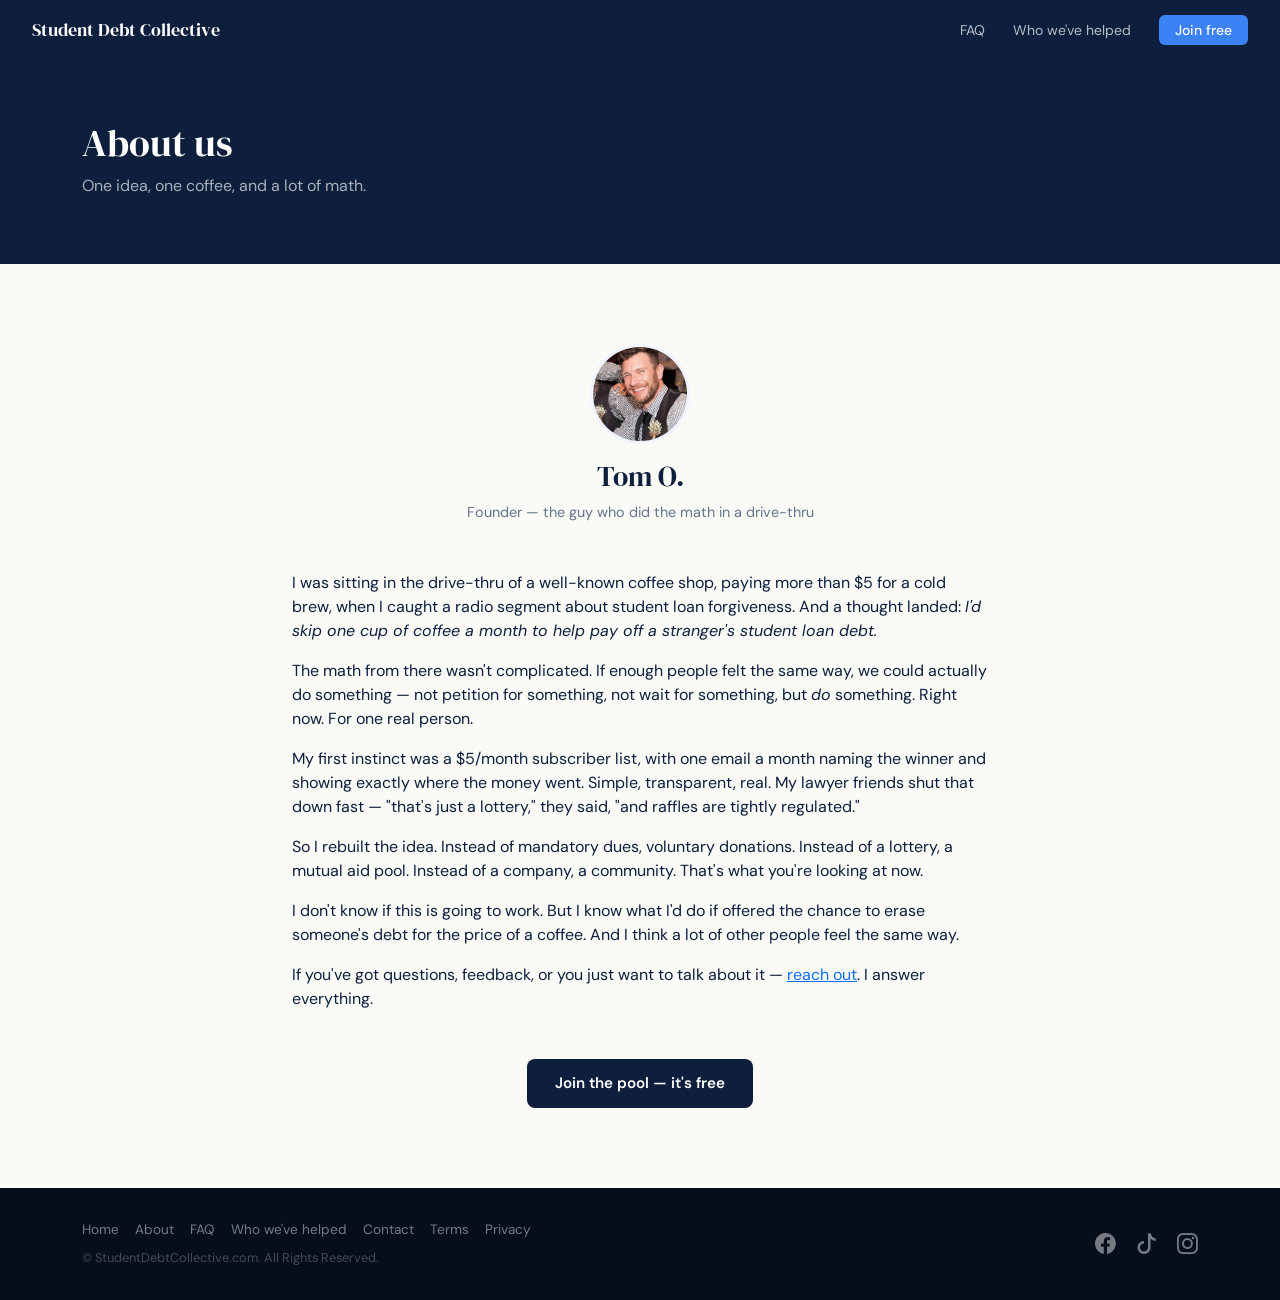
<file: about.html>
<!DOCTYPE html>
<html lang="en">
<head>
  <meta charset="utf-8"/>
  <meta name="viewport" content="width=device-width, initial-scale=1"/>
  <meta name="description" content="The story behind Student Debt Collective — why Tom O. started a mutual aid pool for student loans and how you can help."/>
  <title>About — Student Debt Collective</title>
  <link rel="icon" type="image/x-icon" href="assets/favicon.ico"/>
  <link rel="stylesheet" href="https://cdn.jsdelivr.net/npm/bootstrap-icons@1.11.3/font/bootstrap-icons.min.css">
  <link rel="stylesheet" href="https://cdn.jsdelivr.net/npm/bootstrap@5.1.3/dist/css/bootstrap.min.css">
  <link rel="stylesheet" href="css/custom.css"/>
  <script async src="https://www.googletagmanager.com/gtag/js?id=UA-217164909-1"></script>
  <script>
    window.dataLayer = window.dataLayer || [];
    function gtag(){dataLayer.push(arguments);}
    gtag('js', new Date()); gtag('config', 'UA-217164909-1');
  </script>
</head>
<body>
  <nav class="sdc-nav">
    <a class="brand" href="index.html">Student Debt Collective</a>
    <div class="nav-links">
      <a href="faq.html" class="hide-mobile">FAQ</a>
      <a href="recipients.html" class="hide-mobile">Who we've helped</a>
      <a href="index.html#signup" class="btn-nav">Join free</a>
    </div>
  </nav>

  <section class="sdc-faq-hero">
    <div class="container">
      <h1>About us</h1>
      <p>One idea, one coffee, and a lot of math.</p>
    </div>
  </section>

  <section class="section-pad">
    <div class="container" style="max-width: 720px;">

      <div class="text-center mb-5">
        <img src="assets/img/tommy-1.jpg" alt="Tom O., founder" class="rounded-circle mb-3" style="width:100px; height:100px; object-fit:cover; border:3px solid var(--sdc-light);"/>
        <h3 style="font-family:'DM Serif Display',serif;">Tom O.</h3>
        <p style="color:#64748b; font-size:0.9rem;">Founder — the guy who did the math in a drive-thru</p>
      </div>

      <p>I was sitting in the drive-thru of a well-known coffee shop, paying more than $5 for a cold brew, when I caught a radio segment about student loan forgiveness. And a thought landed: <em>I'd skip one cup of coffee a month to help pay off a stranger's student loan debt.</em></p>

      <p>The math from there wasn't complicated. If enough people felt the same way, we could actually do something — not petition for something, not wait for something, but <em>do</em> something. Right now. For one real person.</p>

      <p>My first instinct was a $5/month subscriber list, with one email a month naming the winner and showing exactly where the money went. Simple, transparent, real. My lawyer friends shut that down fast — "that's just a lottery," they said, "and raffles are tightly regulated."</p>

      <p>So I rebuilt the idea. Instead of mandatory dues, voluntary donations. Instead of a lottery, a mutual aid pool. Instead of a company, a community. That's what you're looking at now.</p>

      <p>I don't know if this is going to work. But I know what I'd do if offered the chance to erase someone's debt for the price of a coffee. And I think a lot of other people feel the same way.</p>

      <p>If you've got questions, feedback, or you just want to talk about it — <a href="contact.html">reach out</a>. I answer everything.</p>

      <div class="text-center mt-5">
        <a href="index.html#signup" class="btn-primary-sdc" style="background: var(--sdc-navy);">Join the pool — it's free</a>
      </div>
    </div>
  </section>

  <footer class="sdc-footer">
    <div class="container">
      <div class="row align-items-center">
        <div class="col-lg-6 text-center text-lg-start mb-3 mb-lg-0">
          <div class="d-flex flex-wrap justify-content-center justify-content-lg-start gap-3 mb-2">
            <a href="index.html">Home</a>
            <a href="about.html">About</a>
            <a href="faq.html">FAQ</a>
            <a href="recipients.html">Who we've helped</a>
            <a href="contact.html">Contact</a>
            <a href="TandC.html">Terms</a>
            <a href="privacypolicy.html">Privacy</a>
          </div>
          <p class="copy mb-0">&copy; StudentDebtCollective.com. All Rights Reserved.</p>
        </div>
        <div class="col-lg-6 text-center text-lg-end">
          <a href="https://www.facebook.com/Fckstudentloanscom-109881688240282" target="_blank" class="social-icon"><i class="bi-facebook"></i></a>
          <a href="https://www.tiktok.com/@student.debt.coll" target="_blank" class="social-icon"><i class="bi-tiktok"></i></a>
          <a href="https://www.instagram.com/studentdebtcollective/" target="_blank" class="social-icon"><i class="bi-instagram"></i></a>
        </div>
      </div>
    </div>
  </footer>
  <script src="https://cdn.jsdelivr.net/npm/bootstrap@5.1.3/dist/js/bootstrap.bundle.min.js"></script>
</body>
</html>
</file>
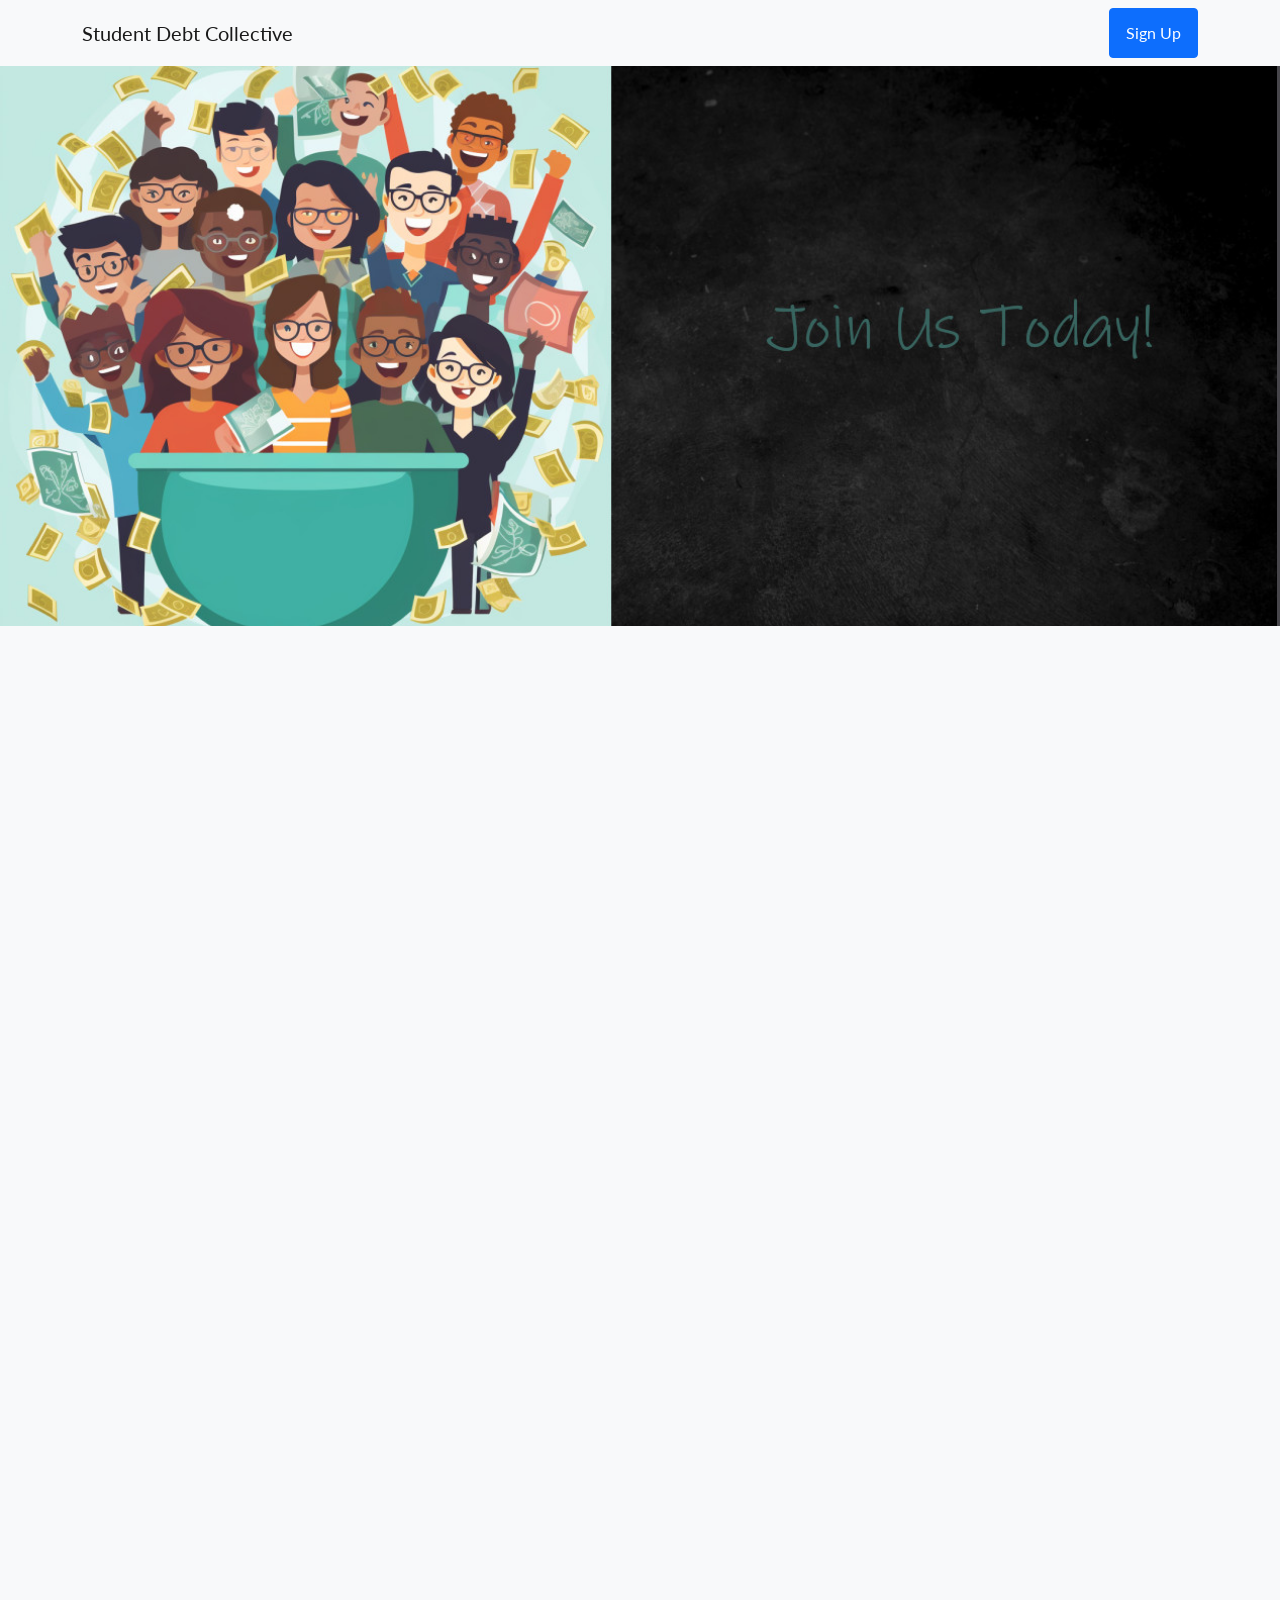
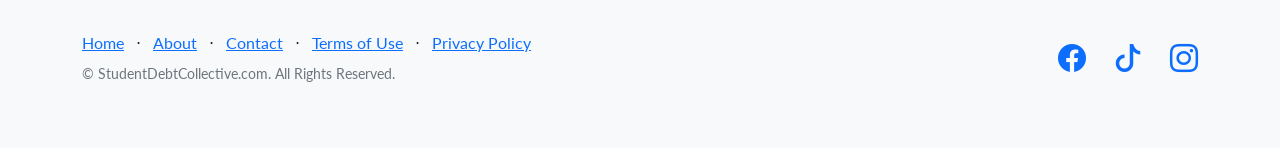
<file: contact.html>
<!DOCTYPE html>
<html lang="en">
    <head>
        <meta charset="utf-8" />
        <meta name="viewport" content="width=device-width, initial-scale=1, shrink-to-fit=no" />
        <meta name="description" content="" />
        <meta name="author" content="" />
        <title>Student Debt Collective</title>
        <!-- Favicon-->
        <link rel="icon" type="image/x-icon" href="assets/favicon.ico" />
        <!-- Bootstrap icons-->
        <link rel="stylesheet" href="https://cdn.jsdelivr.net/npm/bootstrap-icons@1.11.3/font/bootstrap-icons.min.css">
        <!-- Google fonts-->
        <link href="https://fonts.googleapis.com/css?family=Lato:300,400,700,300italic,400italic,700italic" rel="stylesheet" type="text/css" />
        <!-- Core theme CSS (includes Bootstrap)-->
        <link href="css/styles.css" rel="stylesheet" />
        <!-- Global site tag (gtag.js) - Google Analytics -->
        <script async src="https://www.googletagmanager.com/gtag/js?id=UA-217164909-1">
        </script>
        <script>
          window.dataLayer = window.dataLayer || [];
          function gtag(){dataLayer.push(arguments);}
          gtag('js', new Date());

          gtag('config', 'UA-217164909-1');
        </script>
    </head>
    <body>
        <!-- Navigation-->
        <nav class="navbar navbar-light bg-light static-top">
            <div class="container">
                <a class="navbar-brand" href="index.html">Student Debt Collective</a>
                <a class="btn btn-primary" href="#signup">Sign Up</a>
            </div>
        </nav>
        <!-- Masthead-->
        <header class="masthead">
            <div class="container position-relative">
                <div class="row justify-content-center">
                    <div class="col-xl-6">
                        <div class="text-center text-white">
                            <!-- Page heading-->
                            <h1 class="mb-5"></h1>
                            <!-- Signup form-->
                        </div>
                    </div>
                </div>
            </div>
        </header>
        <section class="testimonials text-center bg-light">
            <div class="container">
                <div class="row">
                    <div class="col-xl-12" style="margin:auto;">
                        <iframe src="https://docs.google.com/forms/d/e/1FAIpQLSdiBc4UBUm3aiCcpa8GN32sp2B9ddXr_5lKbg-vZnues-Vm0w/viewform?embedded=true" width="640" height="711" frameborder="0" marginheight="0" marginwidth="0">Loading…</iframe>
                    </div>
                </div>
            </div>
        </section>
        <!-- Footer-->
        <footer class="footer bg-light">
            <div class="container">
                <div class="row">
                    <div class="col-lg-6 h-100 text-center text-lg-start my-auto">
                        <ul class="list-inline mb-2">
                            <li class="list-inline-item"><a href="index.html">Home</a></li>
                            <li class="list-inline-item">⋅</li>
                            <li class="list-inline-item"><a href="about.html">About</a></li>
                            <li class="list-inline-item">⋅</li>
                            <li class="list-inline-item"><a href="contact.html">Contact</a></li>
                            <li class="list-inline-item">⋅</li>
                            <li class="list-inline-item"><a href="TandC.html">Terms of Use</a></li>
                            <li class="list-inline-item">⋅</li>
                            <li class="list-inline-item"><a href="privacypolicy.html">Privacy Policy</a></li>
                        </ul>
                        <p class="text-muted small mb-4 mb-lg-0">&copy; StudentDebtCollective.com. All Rights Reserved.</p>
                    </div>
                    <div class="col-lg-6 h-100 text-center text-lg-end my-auto">
                        <ul class="list-inline mb-0">
                            <li class="list-inline-item me-4">
                                <a href="https://www.facebook.com/Fckstudentloanscom-109881688240282" target="_blank"><i class="bi-facebook fs-3"></i></a>
                            </li>
                            <li class="list-inline-item me-4">
                                <a href="https://www.tiktok.com/@student.debt.coll" target="_blank"><i class="bi-tiktok fs-3"></i></a>
                            </li>
                            <li class="list-inline-item">
                                <a href="https://www.instagram.com/studentdebtcollective/" target="_blank"><i class="bi-instagram fs-3"></i></a>
                            </li>
                        </ul>
                    </div>
                </div>
            </div>
        </footer>
        <!-- Bootstrap core JS-->
        <script src="https://cdn.jsdelivr.net/npm/bootstrap@5.1.3/dist/js/bootstrap.bundle.min.js"></script>
        <!-- Core theme JS-->
        <script src="js/scripts.js"></script>
        <!-- * * * * * * * * * * * * * * * * * * * * * * * * * * * * * * * * * * * * * * * *-->
        <!-- * *                               SB Forms JS                               * *-->
        <!-- * * Activate your form at https://startbootstrap.com/solution/contact-forms * *-->
        <!-- * * * * * * * * * * * * * * * * * * * * * * * * * * * * * * * * * * * * * * * *-->
        <script src="https://cdn.startbootstrap.com/sb-forms-latest.js"></script>
    </body>
</html>
</file>
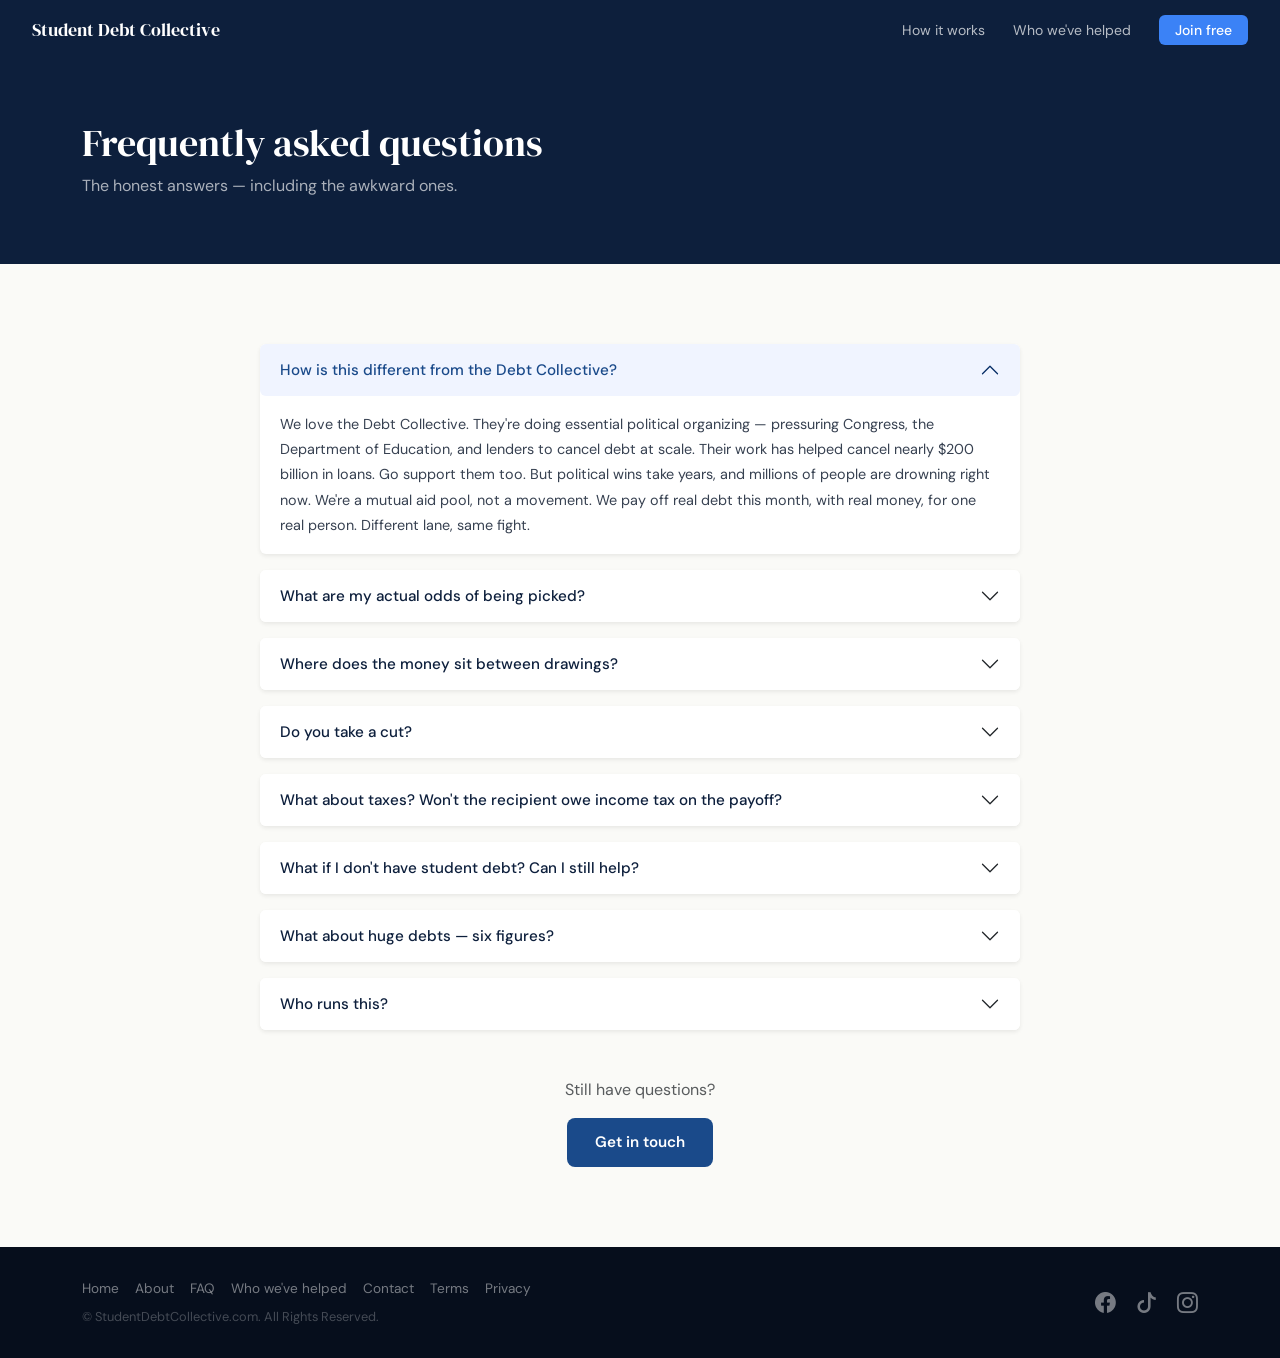
<file: faq.html>
<!DOCTYPE html>
<html lang="en">
<head>
  <meta charset="utf-8"/>
  <meta name="viewport" content="width=device-width, initial-scale=1"/>
  <meta name="description" content="Honest answers to every question about how Student Debt Collective works, where the money goes, and how we're different from the Debt Collective."/>
  <title>FAQ — Student Debt Collective</title>
  <link rel="icon" type="image/x-icon" href="assets/favicon.ico"/>
  <link rel="stylesheet" href="https://cdn.jsdelivr.net/npm/bootstrap-icons@1.11.3/font/bootstrap-icons.min.css">
  <link rel="stylesheet" href="https://cdn.jsdelivr.net/npm/bootstrap@5.1.3/dist/css/bootstrap.min.css">
  <link rel="stylesheet" href="css/custom.css"/>
  <script async src="https://www.googletagmanager.com/gtag/js?id=UA-217164909-1"></script>
  <script>
    window.dataLayer = window.dataLayer || [];
    function gtag(){dataLayer.push(arguments);}
    gtag('js', new Date()); gtag('config', 'UA-217164909-1');
  </script>
</head>
<body>
  <nav class="sdc-nav">
    <a class="brand" href="index.html">Student Debt Collective</a>
    <div class="nav-links">
      <a href="faq.html" class="hide-mobile">How it works</a>
      <a href="recipients.html" class="hide-mobile">Who we've helped</a>
      <a href="index.html#signup" class="btn-nav">Join free</a>
    </div>
  </nav>

  <section class="sdc-faq-hero">
    <div class="container">
      <h1>Frequently asked questions</h1>
      <p>The honest answers — including the awkward ones.</p>
    </div>
  </section>

  <section class="section-pad">
    <div class="container">
      <div class="sdc-accordion accordion" id="faqAccordion">

        <div class="accordion-item border-0 mb-3 rounded shadow-sm">
          <h2 class="accordion-header">
            <button class="accordion-button sdc-accordion rounded" type="button" data-bs-toggle="collapse" data-bs-target="#q1">
              How is this different from the Debt Collective?
            </button>
          </h2>
          <div id="q1" class="accordion-collapse collapse show" data-bs-parent="#faqAccordion">
            <div class="accordion-body">
              We love the Debt Collective. They're doing essential political organizing — pressuring Congress, the Department of Education, and lenders to cancel debt at scale. Their work has helped cancel nearly $200 billion in loans. Go support them too. But political wins take years, and millions of people are drowning right now. We're a mutual aid pool, not a movement. We pay off real debt this month, with real money, for one real person. Different lane, same fight.
            </div>
          </div>
        </div>

        <div class="accordion-item border-0 mb-3 rounded shadow-sm">
          <h2 class="accordion-header">
            <button class="accordion-button sdc-accordion collapsed rounded" type="button" data-bs-toggle="collapse" data-bs-target="#q2">
              What are my actual odds of being picked?
            </button>
          </h2>
          <div id="q2" class="accordion-collapse collapse" data-bs-parent="#faqAccordion">
            <div class="accordion-body">
              Honestly? Low at first, and we won't pretend otherwise. With 100 members in the drawing, you've got a 1-in-100 shot at the first drawing. As we grow, individual odds go down — but the number of payoffs per year goes up. Most members will never win. Most will still tell you it was worth joining, because someone they'll never meet got their life back, and that someone could just as easily have been them.
            </div>
          </div>
        </div>

        <div class="accordion-item border-0 mb-3 rounded shadow-sm">
          <h2 class="accordion-header">
            <button class="accordion-button sdc-accordion collapsed rounded" type="button" data-bs-toggle="collapse" data-bs-target="#q3">
              Where does the money sit between drawings?
            </button>
          </h2>
          <div id="q3" class="accordion-collapse collapse" data-bs-parent="#faqAccordion">
            <div class="accordion-body">
              Nowhere — and that's the point. We never hold money. Here's the exact sequence: we draw a name → we set up a GoFundMe that names that person as the beneficiary → we blast it to our entire community → GoFundMe collects the donations and pays them directly to the person drawn → they pay their loan servicer within 7 days and send us the confirmation → we post the receipt publicly. The money goes from your card to GoFundMe to the person drawn to their lender. It never passes through our hands. If it isn't used for their loan, you can ask GoFundMe for a refund under its Giving Guarantee. GoFundMe does charge a platform fee (currently around 2.9% + $0.30 per donation), which is unavoidable — but that's it.
            </div>
          </div>
        </div>

        <div class="accordion-item border-0 mb-3 rounded shadow-sm">
          <h2 class="accordion-header">
            <button class="accordion-button sdc-accordion collapsed rounded" type="button" data-bs-toggle="collapse" data-bs-target="#q4">
              Do you take a cut?
            </button>
          </h2>
          <div id="q4" class="accordion-collapse collapse" data-bs-parent="#faqAccordion">
            <div class="accordion-body">
              No. We don't collect money, so there's nothing to skim. GoFundMe charges their standard processing fee on each donation (around 2.9% + $0.30) — that goes to them, not us. Our only costs are the website hosting and the email platform, which we cover ourselves. If that ever changes, we'll say so publicly before it does.
            </div>
          </div>
        </div>

        <div class="accordion-item border-0 mb-3 rounded shadow-sm">
          <h2 class="accordion-header">
            <button class="accordion-button sdc-accordion collapsed rounded" type="button" data-bs-toggle="collapse" data-bs-target="#q5">
              What about taxes? Won't the recipient owe income tax on the payoff?
            </button>
          </h2>
          <div id="q5" class="accordion-collapse collapse" data-bs-parent="#faqAccordion">
            <div class="accordion-body">
              Donations to an individual through crowdfunding are generally treated as personal gifts, not income to the person receiving them. Large donations can have gift-tax reporting rules for the donor. Every situation is different, so we tell each person drawn to check with a tax professional, and we'll be upfront about anything we learn.
            </div>
          </div>
        </div>

        <div class="accordion-item border-0 mb-3 rounded shadow-sm">
          <h2 class="accordion-header">
            <button class="accordion-button sdc-accordion collapsed rounded" type="button" data-bs-toggle="collapse" data-bs-target="#q6">
              What if I don't have student debt? Can I still help?
            </button>
          </h2>
          <div id="q6" class="accordion-collapse collapse" data-bs-parent="#faqAccordion">
            <div class="accordion-body">
              Yes, and we need you. Members in the drawing are eligible to win. Allies donate when each GoFundMe goes live. Both roles matter. If you've already paid off your loans — or never had them — you can follow us, share each fundraiser, and donate when a drive opens. Every dollar goes to someone who's still buried.
            </div>
          </div>
        </div>

        <div class="accordion-item border-0 mb-3 rounded shadow-sm">
          <h2 class="accordion-header">
            <button class="accordion-button sdc-accordion collapsed rounded" type="button" data-bs-toggle="collapse" data-bs-target="#q7">
              What about huge debts — six figures?
            </button>
          </h2>
          <div id="q7" class="accordion-collapse collapse" data-bs-parent="#faqAccordion">
            <div class="accordion-body">
              The GoFundMe runs for a set period and whatever gets raised goes to the winner, who puts all of it toward their loan. If someone has $200,000 in loans and the drive raises $8,000, $8,000 goes to their servicer and we roll them back into the drawing for future rounds. A meaningful dent is better than nothing, and they stay eligible until they're paid off.
            </div>
          </div>
        </div>

        <div class="accordion-item border-0 mb-3 rounded shadow-sm">
          <h2 class="accordion-header">
            <button class="accordion-button sdc-accordion collapsed rounded" type="button" data-bs-toggle="collapse" data-bs-target="#q8">
              Who runs this?
            </button>
          </h2>
          <div id="q8" class="accordion-collapse collapse" data-bs-parent="#faqAccordion">
            <div class="accordion-body">
              <!-- FILL IN: Add your name, a photo link in about.html, and a sentence about your own debt situation. People give to people, not logos. -->
              Tom O. started this after realizing he'd skip a coffee a month to pay off a stranger's student loan debt — and figured others might feel the same way. <a href="about.html">Read the full story →</a>
            </div>
          </div>
        </div>

      </div>

      <div class="text-center mt-5">
        <p class="text-muted">Still have questions?</p>
        <a href="contact.html" class="btn-primary-sdc" style="background: var(--sdc-blue);">Get in touch</a>
      </div>
    </div>
  </section>

  <footer class="sdc-footer">
    <div class="container">
      <div class="row align-items-center">
        <div class="col-lg-6 text-center text-lg-start mb-3 mb-lg-0">
          <div class="d-flex flex-wrap justify-content-center justify-content-lg-start gap-3 mb-2">
            <a href="index.html">Home</a>
            <a href="about.html">About</a>
            <a href="faq.html">FAQ</a>
            <a href="recipients.html">Who we've helped</a>
            <a href="contact.html">Contact</a>
            <a href="TandC.html">Terms</a>
            <a href="privacypolicy.html">Privacy</a>
          </div>
          <p class="copy mb-0">&copy; StudentDebtCollective.com. All Rights Reserved.</p>
        </div>
        <div class="col-lg-6 text-center text-lg-end">
          <a href="https://www.facebook.com/Fckstudentloanscom-109881688240282" target="_blank" class="social-icon"><i class="bi-facebook"></i></a>
          <a href="https://www.tiktok.com/@student.debt.coll" target="_blank" class="social-icon"><i class="bi-tiktok"></i></a>
          <a href="https://www.instagram.com/studentdebtcollective/" target="_blank" class="social-icon"><i class="bi-instagram"></i></a>
        </div>
      </div>
    </div>
  </footer>
  <script src="https://cdn.jsdelivr.net/npm/bootstrap@5.1.3/dist/js/bootstrap.bundle.min.js"></script>
</body>
</html>
</file>
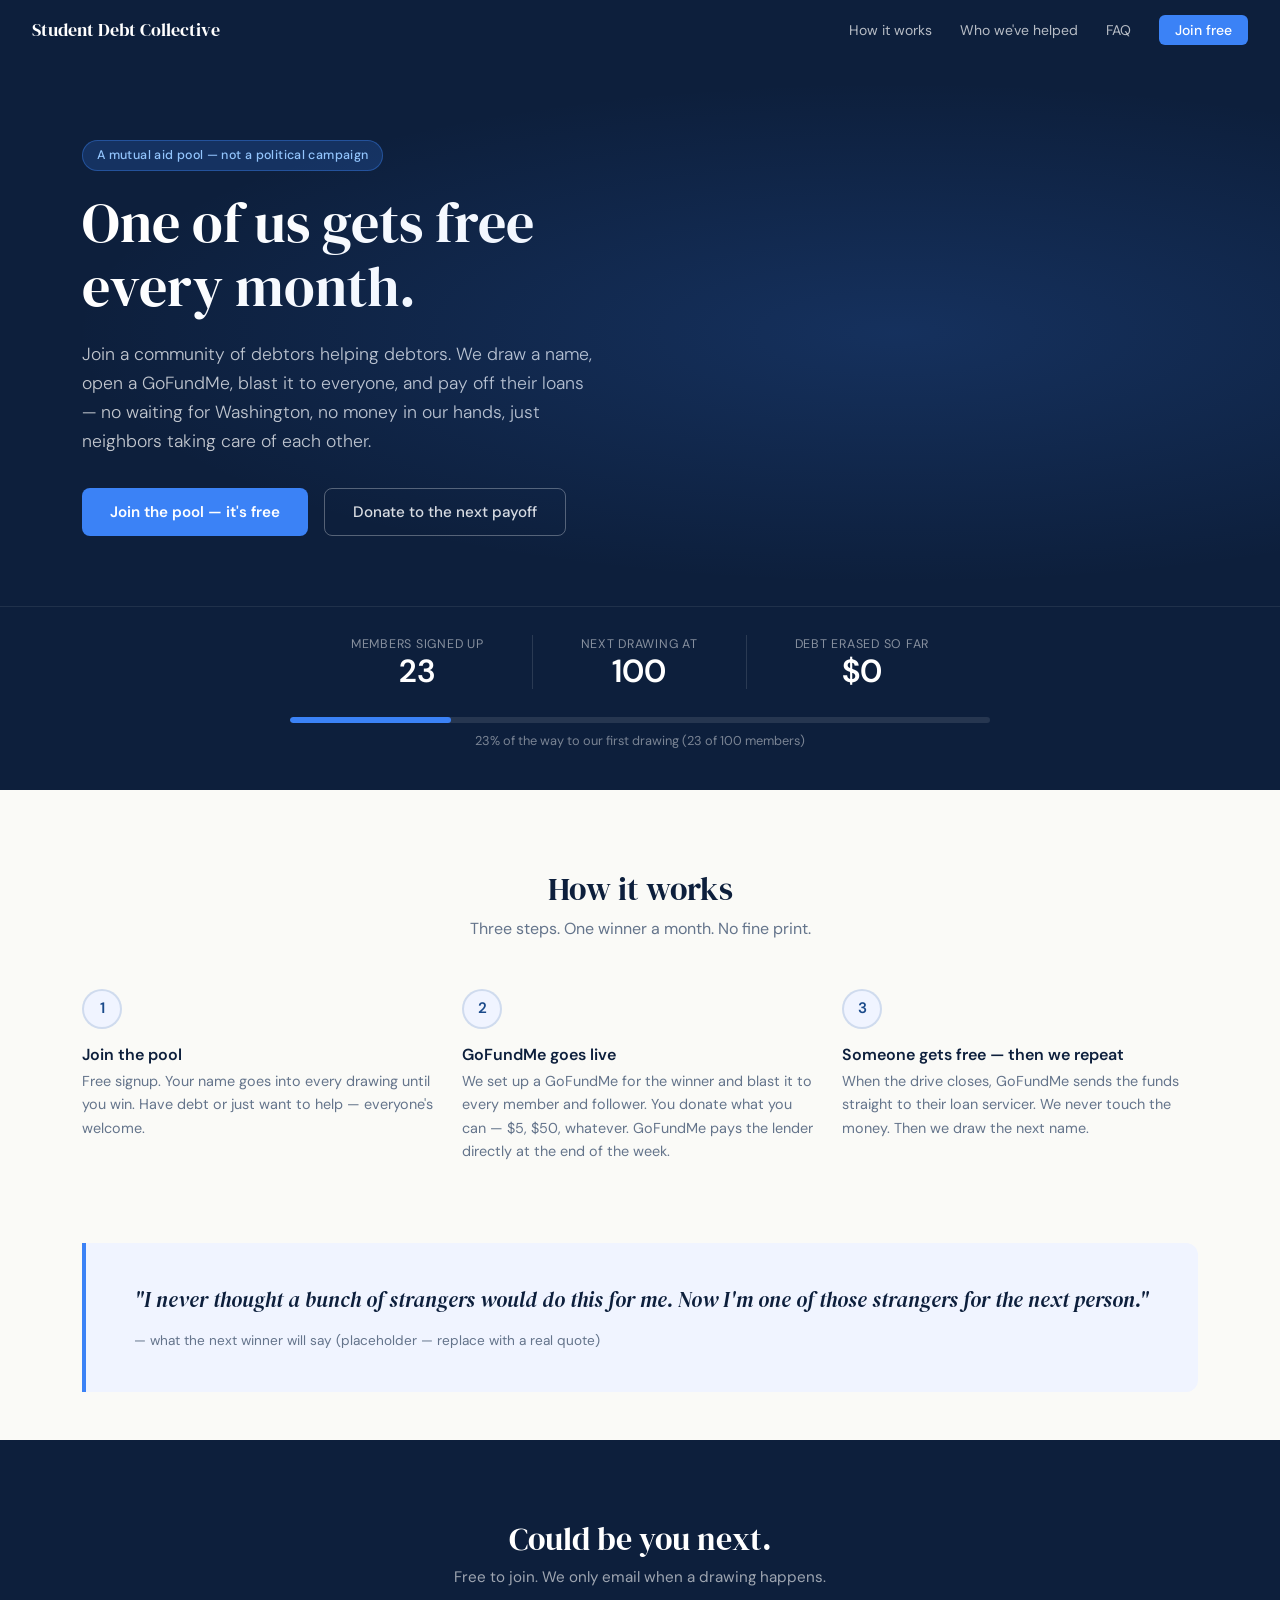
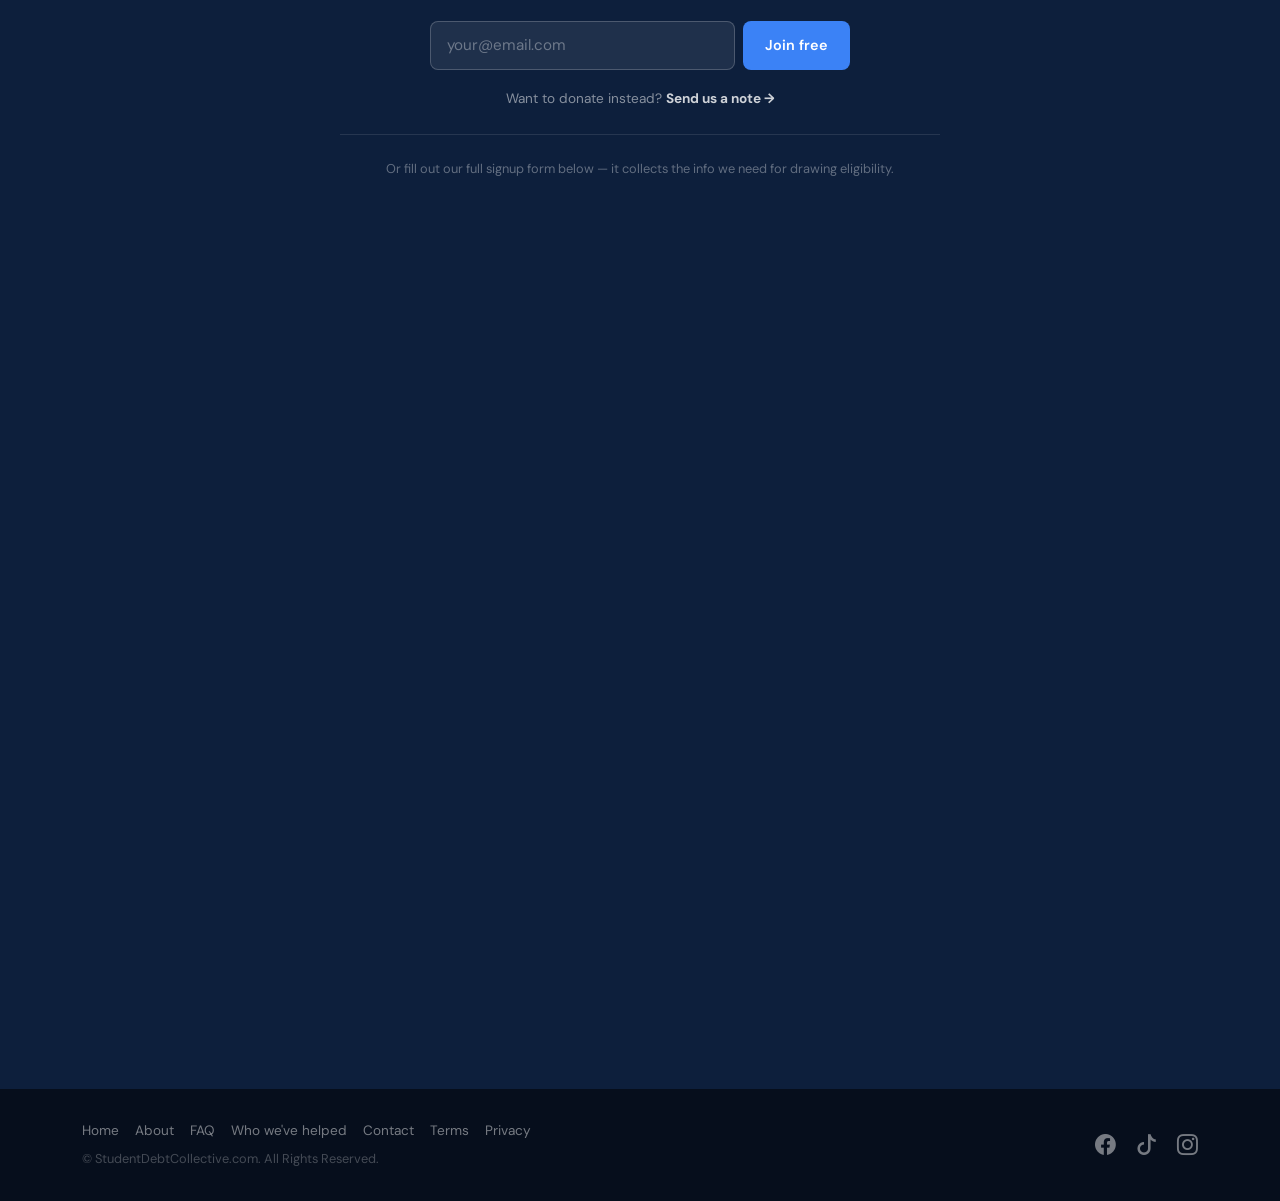
<file: index-b.html>
<!DOCTYPE html>
<html lang="en">
<head>
  <meta charset="utf-8"/>
  <meta name="viewport" content="width=device-width, initial-scale=1"/>
  <meta name="description" content="A mutual aid community for student debt. One member's loans get paid off every week via GoFundMe. Free to join. Real money. Real people."/>
  <title>Student Debt Collective — One of us gets free every month.</title>
  <link rel="icon" type="image/x-icon" href="assets/favicon.ico"/>
  <link rel="stylesheet" href="https://cdn.jsdelivr.net/npm/bootstrap-icons@1.11.3/font/bootstrap-icons.min.css">
  <link rel="stylesheet" href="https://cdn.jsdelivr.net/npm/bootstrap@5.1.3/dist/css/bootstrap.min.css">
  <link rel="stylesheet" href="css/custom.css"/>
  <script async src="https://www.googletagmanager.com/gtag/js?id=UA-217164909-1"></script>
  <script>
    window.dataLayer = window.dataLayer || [];
    function gtag(){dataLayer.push(arguments);}
    gtag('js', new Date());
    gtag('config', 'UA-217164909-1');
    window.addEventListener('load', function() {
      gtag('event', 'ab_variant', { variant: 'b' });
    });
  </script>
</head>
<body>

  <!-- NAV -->
  <nav class="sdc-nav">
    <a class="brand" href="index.html">Student Debt Collective</a>
    <div class="nav-links">
      <a href="faq.html" class="hide-mobile">How it works</a>
      <a href="recipients.html" class="hide-mobile">Who we've helped</a>
      <a href="faq.html" class="hide-mobile">FAQ</a>
      <a href="#signup" class="btn-nav">Join free</a>
    </div>
  </nav>

  <!-- HERO — Variant B -->
  <section class="sdc-hero">
    <div class="container">
      <div class="row align-items-center">
        <div class="col-lg-7">
          <div class="sdc-badge">A mutual aid pool — not a political campaign</div>
          <h1>One of us gets free<br>every month.</h1>
          <p class="lead">Join a community of debtors helping debtors. We draw a name, open a GoFundMe, blast it to everyone, and pay off their loans — no waiting for Washington, no money in our hands, just neighbors taking care of each other.</p>
          <div class="d-flex flex-wrap gap-3">
            <a href="#signup" class="btn-primary-sdc">Join the pool — it's free</a>
            <a href="#donate" class="btn-secondary-sdc">Donate to the next payoff</a>
          </div>
        </div>
      </div>
    </div>
  </section>

  <!-- STATS BAR -->
  <section class="sdc-stats">
    <div class="container">
      <div class="d-flex flex-wrap justify-content-center gap-5 text-center">
        <div>
          <div class="stat-label">Members signed up</div>
          <div class="stat-val" id="js-members">23</div>
        </div>
        <div class="stat-divider d-none d-md-block"></div>
        <div>
          <div class="stat-label">Next drawing at</div>
          <div class="stat-val">100</div>
        </div>
        <div class="stat-divider d-none d-md-block"></div>
        <div>
          <div class="stat-label">Debt erased so far</div>
          <div class="stat-val">$0</div>
        </div>
      </div>
    </div>
  </section>
  <div class="sdc-progress-wrap">
    <div class="container">
      <div class="sdc-progress-bar-outer">
        <div class="sdc-progress-bar-inner" id="js-progress"></div>
      </div>
      <p class="sdc-progress-label"><span id="js-pct">23</span>% of the way to our first drawing (23 of 100 members)</p>
    </div>
  </div>

  <!-- HOW IT WORKS -->
  <section class="sdc-how">
    <div class="container">
      <div class="text-center mb-5">
        <h2>How it works</h2>
        <p class="section-sub">Three steps. One winner a month. No fine print.</p>
      </div>
      <div class="row g-4 justify-content-center">
        <div class="col-md-4 sdc-step">
          <div class="sdc-step-num">1</div>
          <h4>Join the pool</h4>
          <p>Free signup. Your name goes into every drawing until you win. Have debt or just want to help — everyone's welcome.</p>
        </div>
        <div class="col-md-4 sdc-step">
          <div class="sdc-step-num">2</div>
          <h4>GoFundMe goes live</h4>
          <p>We set up a GoFundMe for the winner and blast it to every member and follower. You donate what you can — $5, $50, whatever. GoFundMe pays the lender directly at the end of the week.</p>
        </div>
        <div class="col-md-4 sdc-step">
          <div class="sdc-step-num">3</div>
          <h4>Someone gets free — then we repeat</h4>
          <p>When the drive closes, GoFundMe sends the funds straight to their loan servicer. We never touch the money. Then we draw the next name.</p>
        </div>
      </div>
    </div>
  </section>

  <!-- PULL QUOTE -->
  <div class="container pb-5">
    <div class="sdc-quote">
      <blockquote>"I never thought a bunch of strangers would do this for me. Now I'm one of those strangers for the next person."</blockquote>
      <cite>— what the next winner will say (placeholder — replace with a real quote)</cite>
    </div>
  </div>

  <div id="donate"></div>

  <!-- SIGNUP SECTION -->
  <section class="sdc-signup" id="signup">
    <div class="container">
      <h2>Could be you next.</h2>
      <p class="sub">Free to join. We only email when a drawing happens.</p>

      <div class="sdc-form-row">
        <input type="email" id="js-email" placeholder="your@email.com" autocomplete="email"/>
        <button onclick="handleSignup()">Join free</button>
      </div>

      <a href="contact.html" class="sdc-donate-link">Want to donate instead? <strong>Send us a note →</strong></a>

      <div class="mt-4 pt-4" style="border-top:1px solid rgba(255,255,255,0.1); max-width:600px; margin:0 auto;">
        <p style="color:rgba(255,255,255,0.35); font-size:0.8rem;">
          Or fill out our full signup form below — it collects the info we need for drawing eligibility.
        </p>
        <iframe src="https://docs.google.com/forms/d/e/1FAIpQLSelesh_c5aqNlVv7CMnxNd8inYVdATaaXwgeIbEbpiSt0Et4Q/viewform?embedded=true"
          width="100%" height="800" frameborder="0" marginheight="0" marginwidth="0"
          style="border-radius:8px; margin-top:8px;">Loading…</iframe>
      </div>
    </div>
  </section>

  <!-- FOOTER -->
  <footer class="sdc-footer">
    <div class="container">
      <div class="row align-items-center">
        <div class="col-lg-6 text-center text-lg-start mb-3 mb-lg-0">
          <div class="d-flex flex-wrap justify-content-center justify-content-lg-start gap-3 mb-2">
            <a href="index.html">Home</a>
            <a href="about.html">About</a>
            <a href="faq.html">FAQ</a>
            <a href="recipients.html">Who we've helped</a>
            <a href="contact.html">Contact</a>
            <a href="TandC.html">Terms</a>
            <a href="privacypolicy.html">Privacy</a>
          </div>
          <p class="copy mb-0">&copy; StudentDebtCollective.com. All Rights Reserved.</p>
        </div>
        <div class="col-lg-6 text-center text-lg-end">
          <a href="https://www.facebook.com/Fckstudentloanscom-109881688240282" target="_blank" class="social-icon"><i class="bi-facebook"></i></a>
          <a href="https://www.tiktok.com/@student.debt.coll" target="_blank" class="social-icon"><i class="bi-tiktok"></i></a>
          <a href="https://www.instagram.com/studentdebtcollective/" target="_blank" class="social-icon"><i class="bi-instagram"></i></a>
        </div>
      </div>
    </div>
  </footer>

  <script src="https://cdn.jsdelivr.net/npm/bootstrap@5.1.3/dist/js/bootstrap.bundle.min.js"></script>
  <script>
    var MEMBER_COUNT = 23;
    var DRAWING_AT   = 100;
    document.getElementById('js-members').textContent = MEMBER_COUNT;
    var pct = Math.round((MEMBER_COUNT / DRAWING_AT) * 100);
    document.getElementById('js-pct').textContent = pct;
    document.getElementById('js-progress').style.width = pct + '%';

    function handleSignup() {
      var email = document.getElementById('js-email').value.trim();
      if (!email || !email.includes('@')) { alert('Please enter a valid email address.'); return; }
      gtag('event', 'signup_intent', { email_provided: true, variant: 'b' });
      document.getElementById('signup').scrollIntoView({ behavior: 'smooth' });
    }
  </script>
  <script>var _ctct_m = "e35d3a3bcc4a2d551683b223c7f0c29c";</script>
  <script id="signupScript" src="https://static.ctctcdn.com/js/signup-form-widget/current/signup-form-widget.min.js" async defer></script>
</body>
</html>
</file>
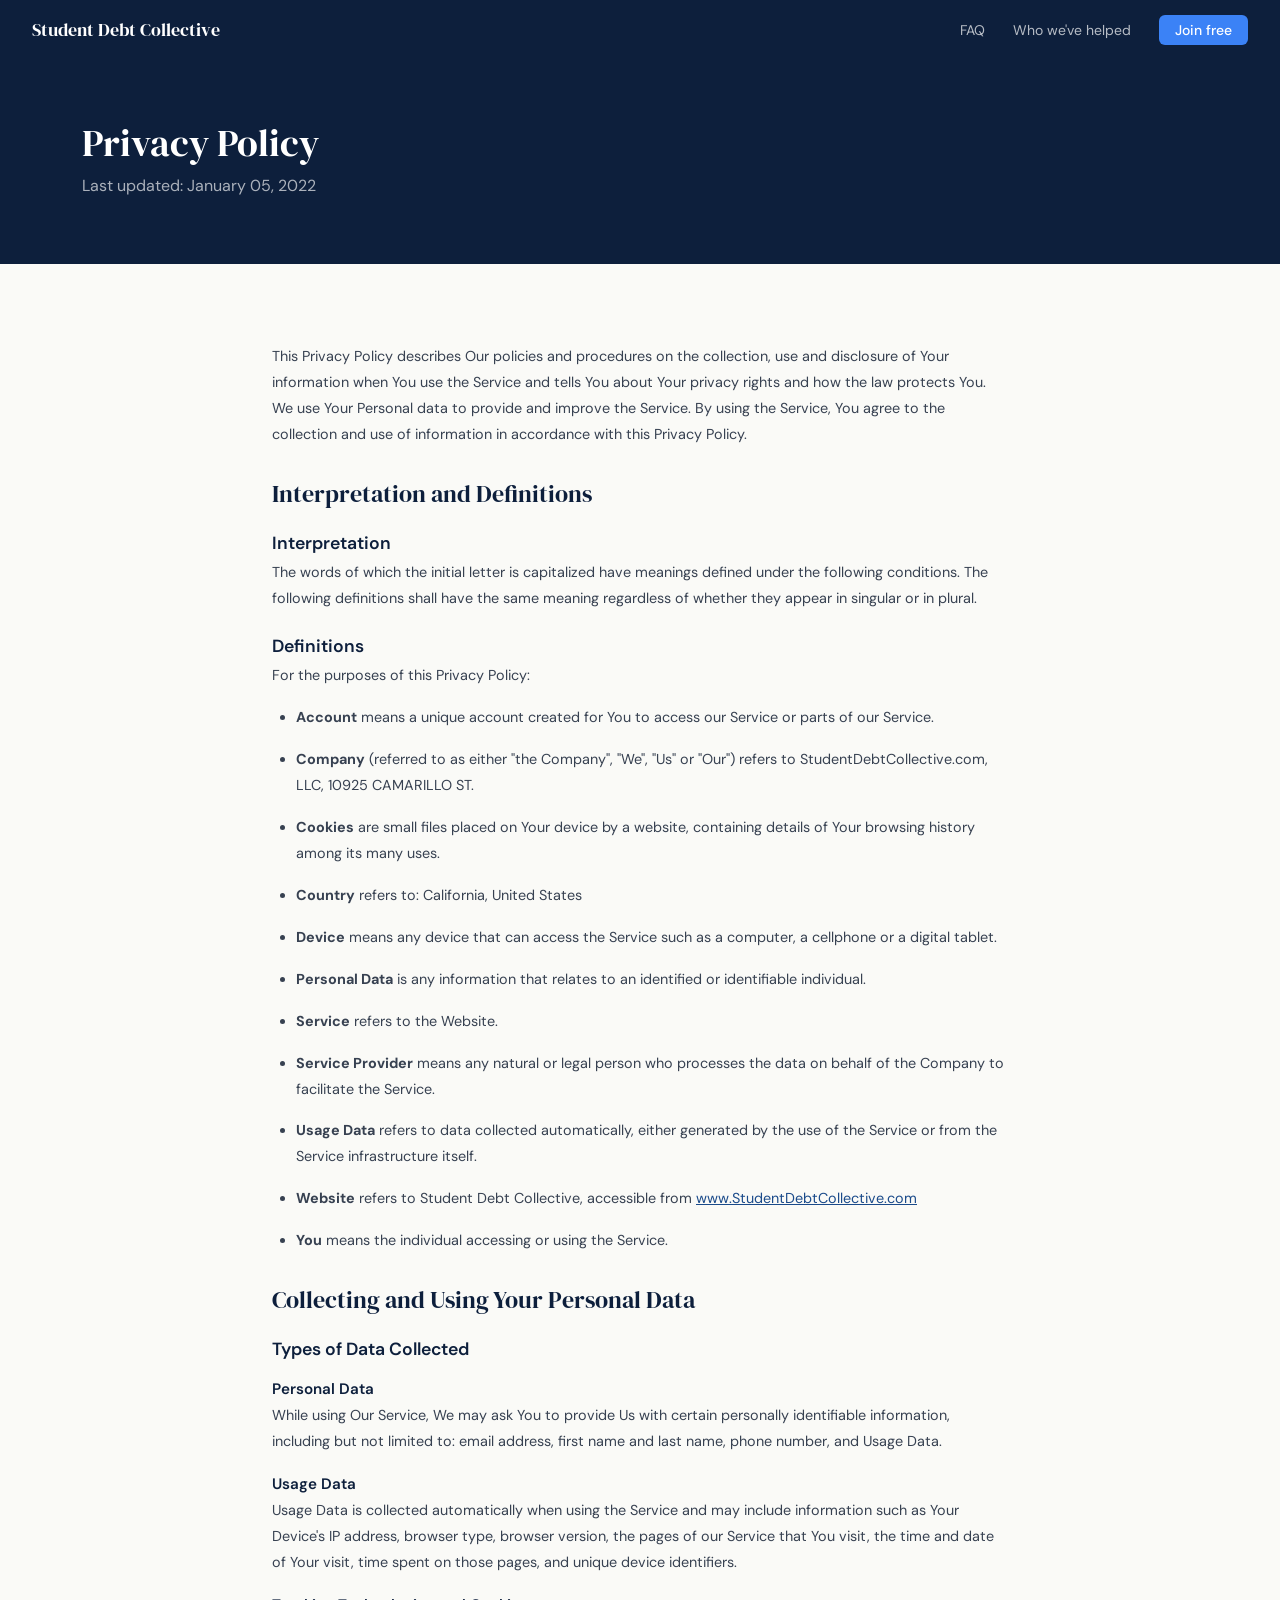
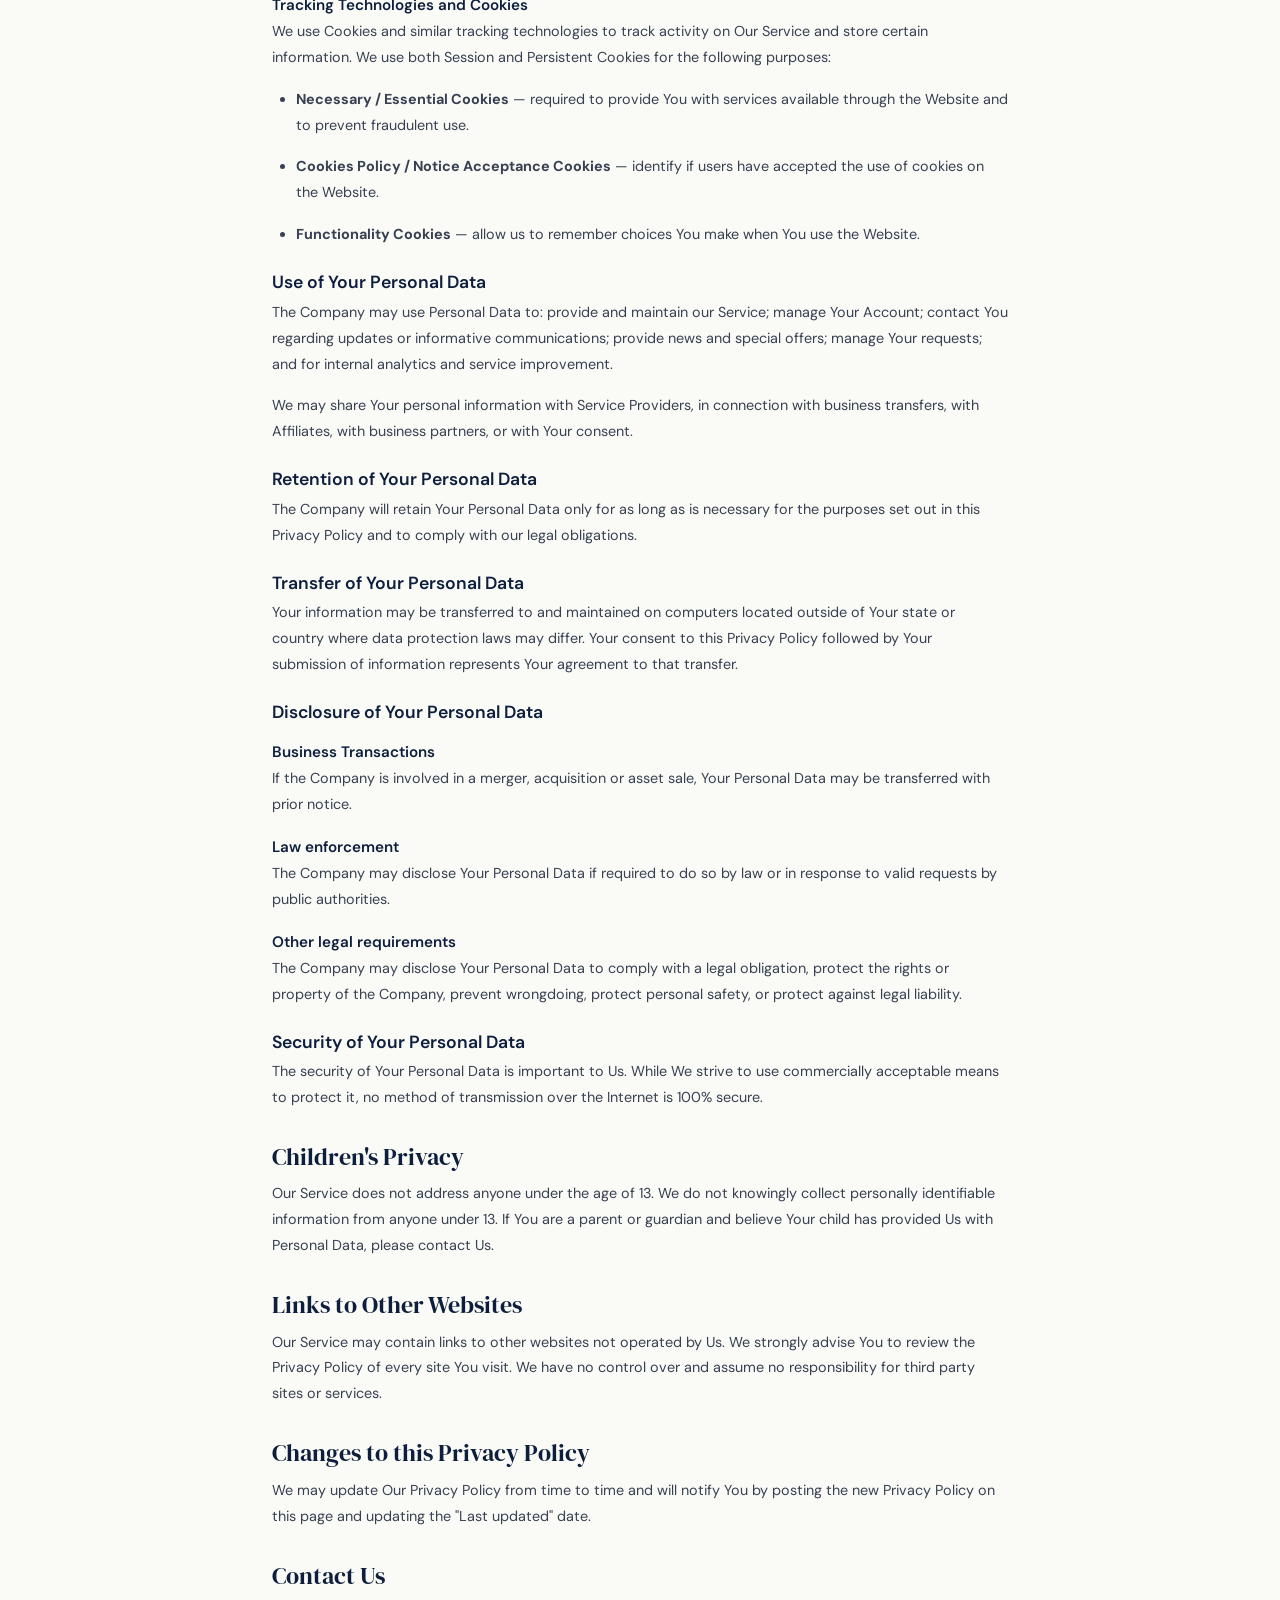
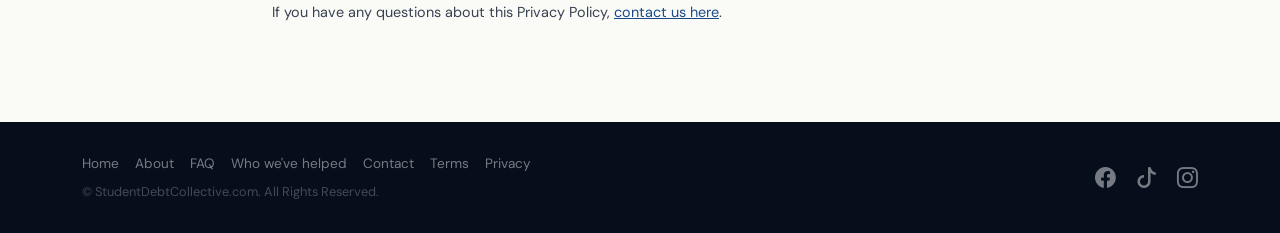
<file: privacypolicy.html>
<!DOCTYPE html>
<html lang="en">
<head>
  <meta charset="utf-8"/>
  <meta name="viewport" content="width=device-width, initial-scale=1"/>
  <meta name="description" content="Privacy Policy for StudentDebtCollective.com"/>
  <title>Privacy Policy — Student Debt Collective</title>
  <link rel="icon" type="image/x-icon" href="assets/favicon.ico"/>
  <link rel="stylesheet" href="https://cdn.jsdelivr.net/npm/bootstrap-icons@1.11.3/font/bootstrap-icons.min.css">
  <link rel="stylesheet" href="https://cdn.jsdelivr.net/npm/bootstrap@5.1.3/dist/css/bootstrap.min.css">
  <link rel="stylesheet" href="css/custom.css"/>
  <script async src="https://www.googletagmanager.com/gtag/js?id=UA-217164909-1"></script>
  <script>
    window.dataLayer=window.dataLayer||[];
    function gtag(){dataLayer.push(arguments);}
    gtag('js',new Date());gtag('config','UA-217164909-1');
  </script>
  <style>
    .legal h1{font-family:'DM Serif Display',serif;font-size:1.5rem;margin:2rem 0 .6rem;}
    .legal h2{font-size:1.1rem;font-weight:600;margin:1.5rem 0 .4rem;color:var(--sdc-navy);}
    .legal h3{font-size:.95rem;font-weight:600;margin:1.25rem 0 .3rem;color:var(--sdc-navy);}
    .legal p,.legal li{font-size:.9rem;line-height:1.8;color:#374151;}
    .legal ul{padding-left:1.5rem;}
    .legal a{color:#1a4a8a;}
  </style>
</head>
<body>
  <nav class="sdc-nav">
    <a class="brand" href="index.html">Student Debt Collective</a>
    <div class="nav-links">
      <a href="faq.html" class="hide-mobile">FAQ</a>
      <a href="recipients.html" class="hide-mobile">Who we've helped</a>
      <a href="index.html#signup" class="btn-nav">Join free</a>
    </div>
  </nav>

  <section class="sdc-faq-hero">
    <div class="container">
      <h1>Privacy Policy</h1>
      <p>Last updated: January 05, 2022</p>
    </div>
  </section>

  <section class="section-pad">
    <div class="container legal" style="max-width:760px;">
      <p>This Privacy Policy describes Our policies and procedures on the collection, use and disclosure of Your information when You use the Service and tells You about Your privacy rights and how the law protects You. We use Your Personal data to provide and improve the Service. By using the Service, You agree to the collection and use of information in accordance with this Privacy Policy.</p>

      <h1>Interpretation and Definitions</h1>
      <h2>Interpretation</h2>
      <p>The words of which the initial letter is capitalized have meanings defined under the following conditions. The following definitions shall have the same meaning regardless of whether they appear in singular or in plural.</p>
      <h2>Definitions</h2>
      <p>For the purposes of this Privacy Policy:</p>
      <ul>
        <li><p><strong>Account</strong> means a unique account created for You to access our Service or parts of our Service.</p></li>
        <li><p><strong>Company</strong> (referred to as either "the Company", "We", "Us" or "Our") refers to StudentDebtCollective.com, LLC, 10925 CAMARILLO ST.</p></li>
        <li><p><strong>Cookies</strong> are small files placed on Your device by a website, containing details of Your browsing history among its many uses.</p></li>
        <li><p><strong>Country</strong> refers to: California, United States</p></li>
        <li><p><strong>Device</strong> means any device that can access the Service such as a computer, a cellphone or a digital tablet.</p></li>
        <li><p><strong>Personal Data</strong> is any information that relates to an identified or identifiable individual.</p></li>
        <li><p><strong>Service</strong> refers to the Website.</p></li>
        <li><p><strong>Service Provider</strong> means any natural or legal person who processes the data on behalf of the Company to facilitate the Service.</p></li>
        <li><p><strong>Usage Data</strong> refers to data collected automatically, either generated by the use of the Service or from the Service infrastructure itself.</p></li>
        <li><p><strong>Website</strong> refers to Student Debt Collective, accessible from <a href="https://www.studentdebtcollective.com" target="_blank">www.StudentDebtCollective.com</a></p></li>
        <li><p><strong>You</strong> means the individual accessing or using the Service.</p></li>
      </ul>

      <h1>Collecting and Using Your Personal Data</h1>
      <h2>Types of Data Collected</h2>
      <h3>Personal Data</h3>
      <p>While using Our Service, We may ask You to provide Us with certain personally identifiable information, including but not limited to: email address, first name and last name, phone number, and Usage Data.</p>
      <h3>Usage Data</h3>
      <p>Usage Data is collected automatically when using the Service and may include information such as Your Device's IP address, browser type, browser version, the pages of our Service that You visit, the time and date of Your visit, time spent on those pages, and unique device identifiers.</p>
      <h3>Tracking Technologies and Cookies</h3>
      <p>We use Cookies and similar tracking technologies to track activity on Our Service and store certain information. We use both Session and Persistent Cookies for the following purposes:</p>
      <ul>
        <li><p><strong>Necessary / Essential Cookies</strong> — required to provide You with services available through the Website and to prevent fraudulent use.</p></li>
        <li><p><strong>Cookies Policy / Notice Acceptance Cookies</strong> — identify if users have accepted the use of cookies on the Website.</p></li>
        <li><p><strong>Functionality Cookies</strong> — allow us to remember choices You make when You use the Website.</p></li>
      </ul>

      <h2>Use of Your Personal Data</h2>
      <p>The Company may use Personal Data to: provide and maintain our Service; manage Your Account; contact You regarding updates or informative communications; provide news and special offers; manage Your requests; and for internal analytics and service improvement.</p>
      <p>We may share Your personal information with Service Providers, in connection with business transfers, with Affiliates, with business partners, or with Your consent.</p>

      <h2>Retention of Your Personal Data</h2>
      <p>The Company will retain Your Personal Data only for as long as is necessary for the purposes set out in this Privacy Policy and to comply with our legal obligations.</p>

      <h2>Transfer of Your Personal Data</h2>
      <p>Your information may be transferred to and maintained on computers located outside of Your state or country where data protection laws may differ. Your consent to this Privacy Policy followed by Your submission of information represents Your agreement to that transfer.</p>

      <h2>Disclosure of Your Personal Data</h2>
      <h3>Business Transactions</h3>
      <p>If the Company is involved in a merger, acquisition or asset sale, Your Personal Data may be transferred with prior notice.</p>
      <h3>Law enforcement</h3>
      <p>The Company may disclose Your Personal Data if required to do so by law or in response to valid requests by public authorities.</p>
      <h3>Other legal requirements</h3>
      <p>The Company may disclose Your Personal Data to comply with a legal obligation, protect the rights or property of the Company, prevent wrongdoing, protect personal safety, or protect against legal liability.</p>

      <h2>Security of Your Personal Data</h2>
      <p>The security of Your Personal Data is important to Us. While We strive to use commercially acceptable means to protect it, no method of transmission over the Internet is 100% secure.</p>

      <h1>Children's Privacy</h1>
      <p>Our Service does not address anyone under the age of 13. We do not knowingly collect personally identifiable information from anyone under 13. If You are a parent or guardian and believe Your child has provided Us with Personal Data, please contact Us.</p>

      <h1>Links to Other Websites</h1>
      <p>Our Service may contain links to other websites not operated by Us. We strongly advise You to review the Privacy Policy of every site You visit. We have no control over and assume no responsibility for third party sites or services.</p>

      <h1>Changes to this Privacy Policy</h1>
      <p>We may update Our Privacy Policy from time to time and will notify You by posting the new Privacy Policy on this page and updating the "Last updated" date.</p>

      <h1>Contact Us</h1>
      <p>If you have any questions about this Privacy Policy, <a href="contact.html">contact us here</a>.</p>
    </div>
  </section>

  <footer class="sdc-footer">
    <div class="container">
      <div class="row align-items-center">
        <div class="col-lg-6 text-center text-lg-start mb-3 mb-lg-0">
          <div class="d-flex flex-wrap justify-content-center justify-content-lg-start gap-3 mb-2">
            <a href="index.html">Home</a>
            <a href="about.html">About</a>
            <a href="faq.html">FAQ</a>
            <a href="recipients.html">Who we've helped</a>
            <a href="contact.html">Contact</a>
            <a href="TandC.html">Terms</a>
            <a href="privacypolicy.html">Privacy</a>
          </div>
          <p class="copy mb-0">&copy; StudentDebtCollective.com. All Rights Reserved.</p>
        </div>
        <div class="col-lg-6 text-center text-lg-end">
          <a href="https://www.facebook.com/Fckstudentloanscom-109881688240282" target="_blank" class="social-icon"><i class="bi-facebook"></i></a>
          <a href="https://www.tiktok.com/@student.debt.coll" target="_blank" class="social-icon"><i class="bi-tiktok"></i></a>
          <a href="https://www.instagram.com/studentdebtcollective/" target="_blank" class="social-icon"><i class="bi-instagram"></i></a>
        </div>
      </div>
    </div>
  </footer>
  <script src="https://cdn.jsdelivr.net/npm/bootstrap@5.1.3/dist/js/bootstrap.bundle.min.js"></script>
</body>
</html>
</file>
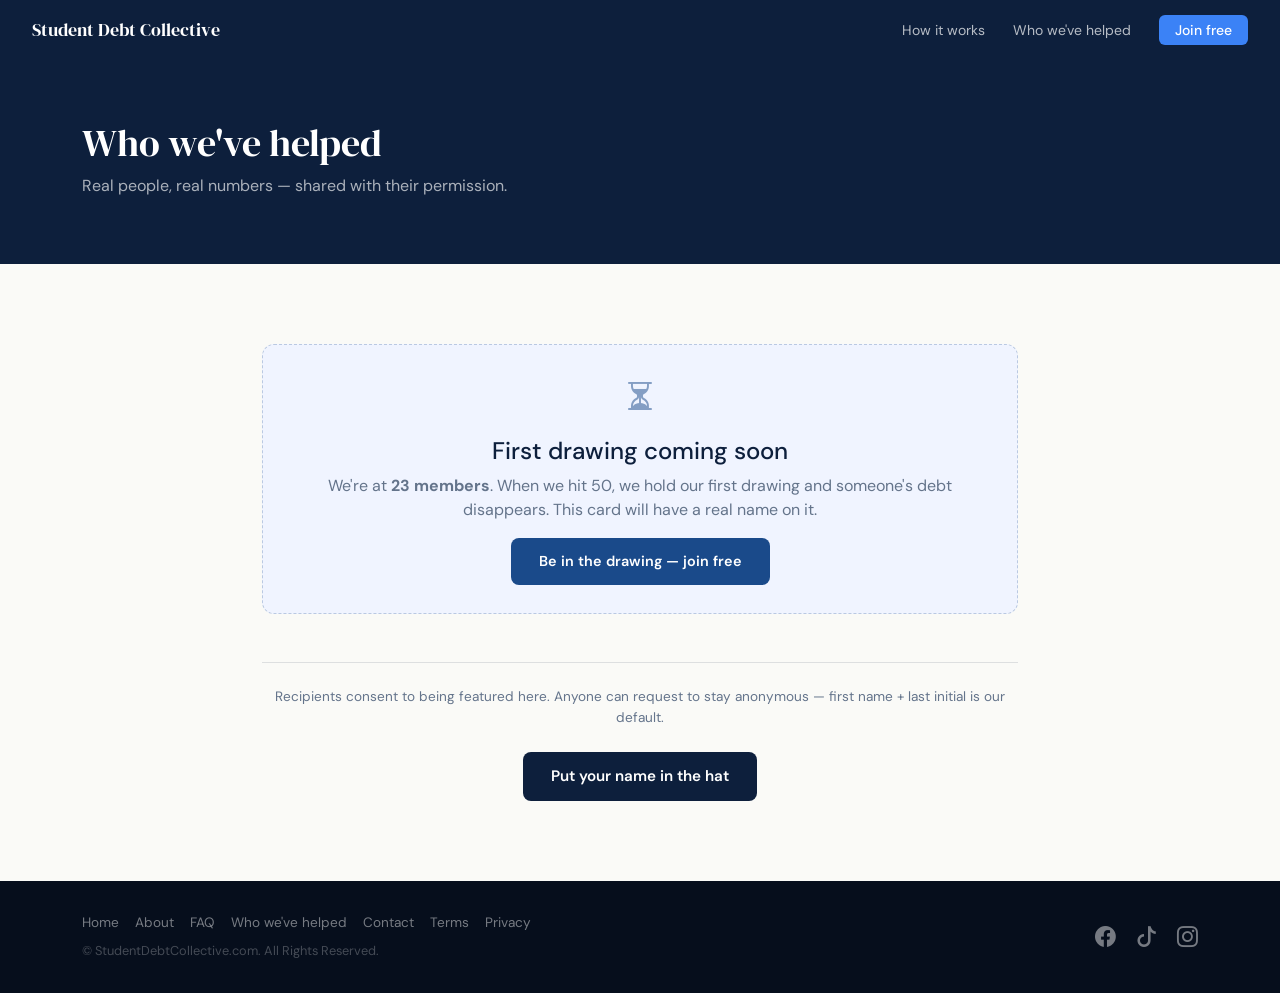
<file: recipients.html>
<!DOCTYPE html>
<html lang="en">
<head>
  <meta charset="utf-8"/>
  <meta name="viewport" content="width=device-width, initial-scale=1"/>
  <meta name="description" content="Real people whose student loans we've paid off. Names, amounts, and their words."/>
  <title>Who We've Helped — Student Debt Collective</title>
  <link rel="icon" type="image/x-icon" href="assets/favicon.ico"/>
  <link rel="stylesheet" href="https://cdn.jsdelivr.net/npm/bootstrap-icons@1.11.3/font/bootstrap-icons.min.css">
  <link rel="stylesheet" href="https://cdn.jsdelivr.net/npm/bootstrap@5.1.3/dist/css/bootstrap.min.css">
  <link rel="stylesheet" href="css/custom.css"/>
  <script async src="https://www.googletagmanager.com/gtag/js?id=UA-217164909-1"></script>
  <script>
    window.dataLayer = window.dataLayer || [];
    function gtag(){dataLayer.push(arguments);}
    gtag('js', new Date()); gtag('config', 'UA-217164909-1');
  </script>
</head>
<body>
  <nav class="sdc-nav">
    <a class="brand" href="index.html">Student Debt Collective</a>
    <div class="nav-links">
      <a href="faq.html" class="hide-mobile">How it works</a>
      <a href="recipients.html" class="hide-mobile">Who we've helped</a>
      <a href="index.html#signup" class="btn-nav">Join free</a>
    </div>
  </nav>

  <section class="sdc-faq-hero">
    <div class="container">
      <h1>Who we've helped</h1>
      <p>Real people, real numbers — shared with their permission.</p>
    </div>
  </section>

  <section class="section-pad">
    <div class="container" style="max-width: 780px;">

      <!-- =============================================
           RECIPIENT CARD TEMPLATE
           Copy this block for each new recipient.
           Fill in: initials, name, date, profession/state,
           amount, quote, loan type, donor count, servicer.
           ============================================= -->

      <!-- PLACEHOLDER — remove this block once you have a real recipient -->
      <div class="sdc-pending-card mb-4">
        <i class="bi-hourglass-split fs-2 mb-3 d-block" style="color: var(--sdc-blue); opacity:0.5;"></i>
        <h4 style="color: var(--sdc-navy);">First drawing coming soon</h4>
        <p class="mb-3">We're at <strong>23 members</strong>. When we hit 50, we hold our first drawing and someone's debt disappears. This card will have a real name on it.</p>
        <a href="index.html#signup" class="btn-primary-sdc" style="background: var(--sdc-blue); font-size:0.9rem;">Be in the drawing — join free</a>
      </div>

      <!-- EXAMPLE RECIPIENT CARD (commented out — uncomment and fill in when real)
      <div class="sdc-recipient-card mb-4">
        <div class="d-flex align-items-start gap-3 mb-3">
          <div class="sdc-recipient-avatar">JM</div>
          <div class="flex-grow-1">
            <div class="fw-500" style="font-size:1.1rem;">Jordan M.</div>
            <div style="font-size:0.85rem; color:#64748b;">Drawn September 2024 · Teacher, Ohio</div>
          </div>
          <div class="text-end">
            <div style="font-size:0.8rem; color:#64748b;">Debt erased</div>
            <div class="sdc-amount-badge">$8,420</div>
          </div>
        </div>
        <div class="sdc-recipient-quote">
          "I cried in my car when the email came through. I'd been making minimum payments for nine years and barely touched the principal. Now I'm one of those strangers for the next person."
        </div>
        <div class="row g-2" style="font-size:0.85rem;">
          <div class="col-4">
            <div style="color:#94a3b8;">Loan type</div>
            <div class="fw-500">Federal Stafford</div>
          </div>
          <div class="col-4">
            <div style="color:#94a3b8;">Funded by</div>
            <div class="fw-500">142 donors</div>
          </div>
          <div class="col-4">
            <div style="color:#94a3b8;">GoFundMe paid to</div>
            <div class="fw-500">Nelnet</div>
          </div>
        </div>
      </div>
      -->

      <div class="text-center mt-5 pt-4" style="border-top: 1px solid var(--sdc-border);">
        <p style="color:#64748b; font-size:0.85rem;">Recipients consent to being featured here. Anyone can request to stay anonymous — first name + last initial is our default.</p>
        <a href="index.html#signup" class="btn-primary-sdc mt-2" style="background: var(--sdc-navy);">Put your name in the hat</a>
      </div>

    </div>
  </section>

  <footer class="sdc-footer">
    <div class="container">
      <div class="row align-items-center">
        <div class="col-lg-6 text-center text-lg-start mb-3 mb-lg-0">
          <div class="d-flex flex-wrap justify-content-center justify-content-lg-start gap-3 mb-2">
            <a href="index.html">Home</a>
            <a href="about.html">About</a>
            <a href="faq.html">FAQ</a>
            <a href="recipients.html">Who we've helped</a>
            <a href="contact.html">Contact</a>
            <a href="TandC.html">Terms</a>
            <a href="privacypolicy.html">Privacy</a>
          </div>
          <p class="copy mb-0">&copy; StudentDebtCollective.com. All Rights Reserved.</p>
        </div>
        <div class="col-lg-6 text-center text-lg-end">
          <a href="https://www.facebook.com/Fckstudentloanscom-109881688240282" target="_blank" class="social-icon"><i class="bi-facebook"></i></a>
          <a href="https://www.tiktok.com/@student.debt.coll" target="_blank" class="social-icon"><i class="bi-tiktok"></i></a>
          <a href="https://www.instagram.com/studentdebtcollective/" target="_blank" class="social-icon"><i class="bi-instagram"></i></a>
        </div>
      </div>
    </div>
  </footer>
  <script src="https://cdn.jsdelivr.net/npm/bootstrap@5.1.3/dist/js/bootstrap.bundle.min.js"></script>
</body>
</html>
</file>
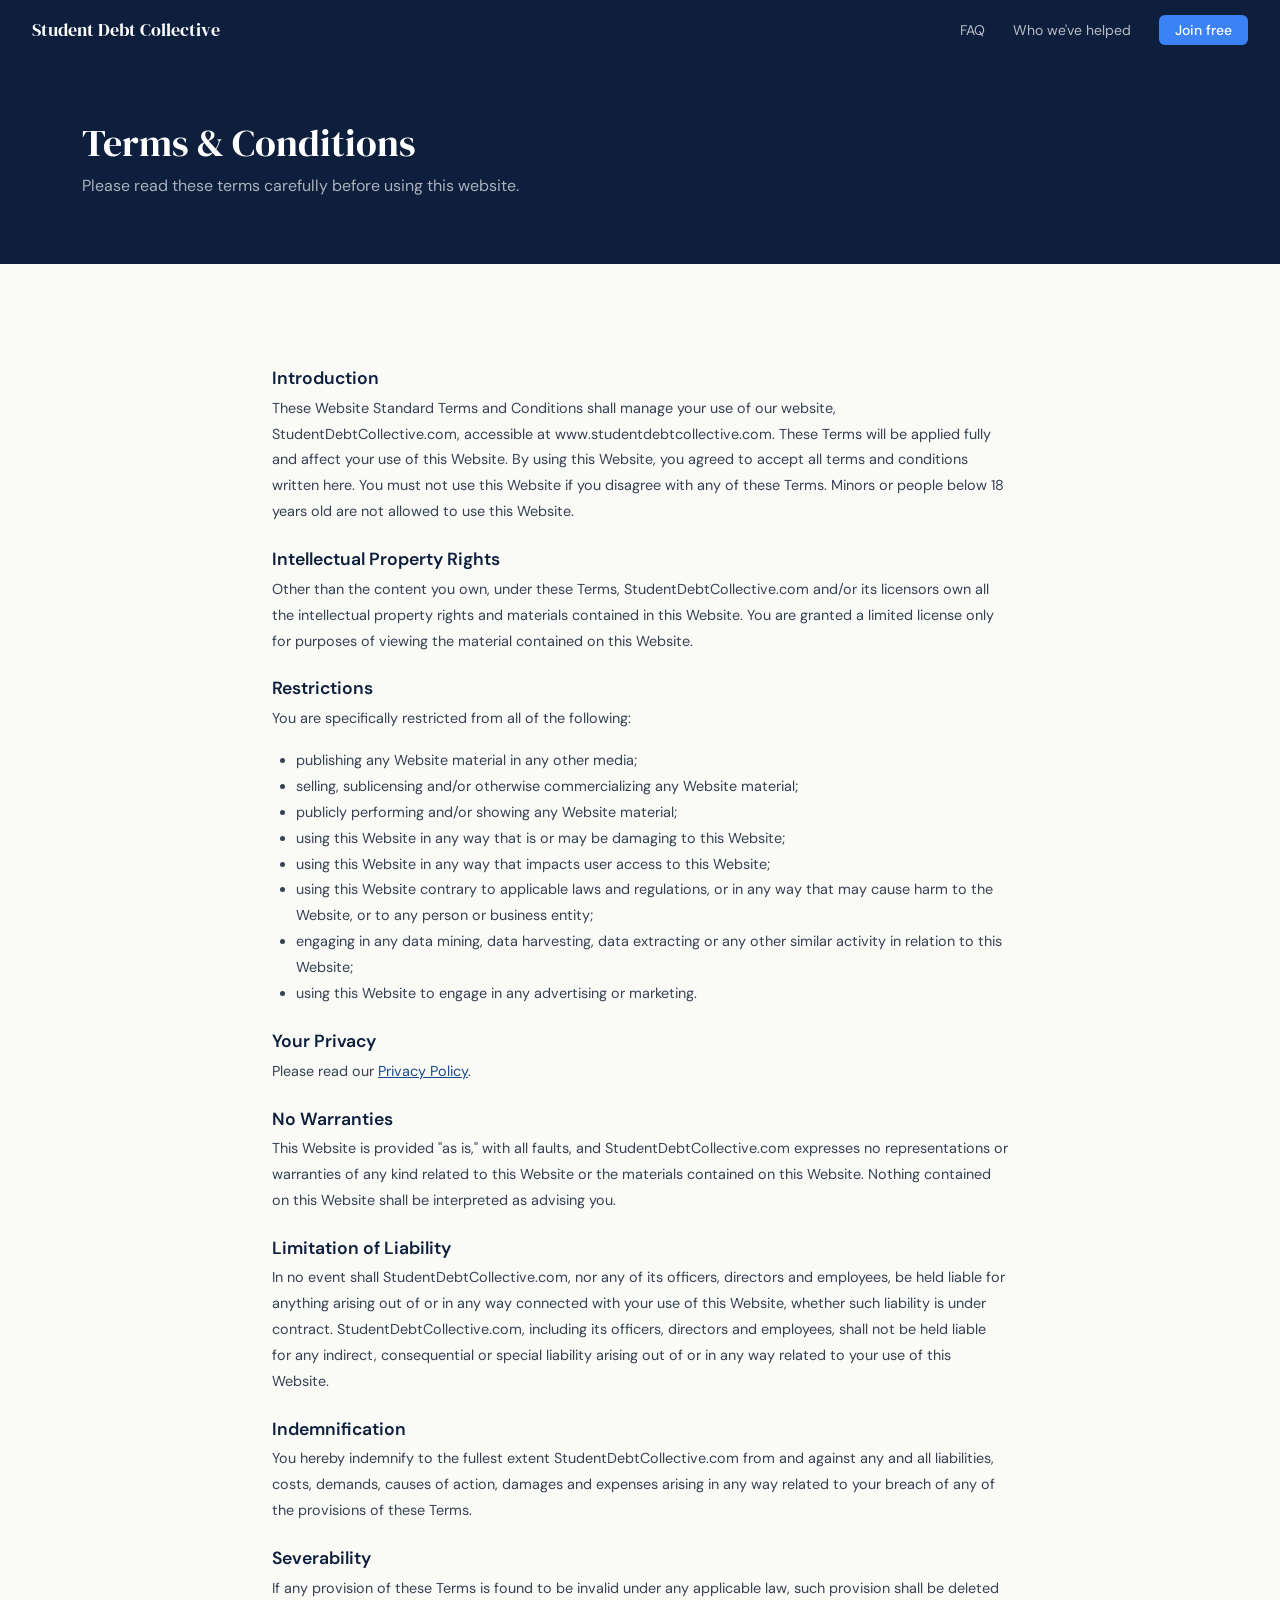
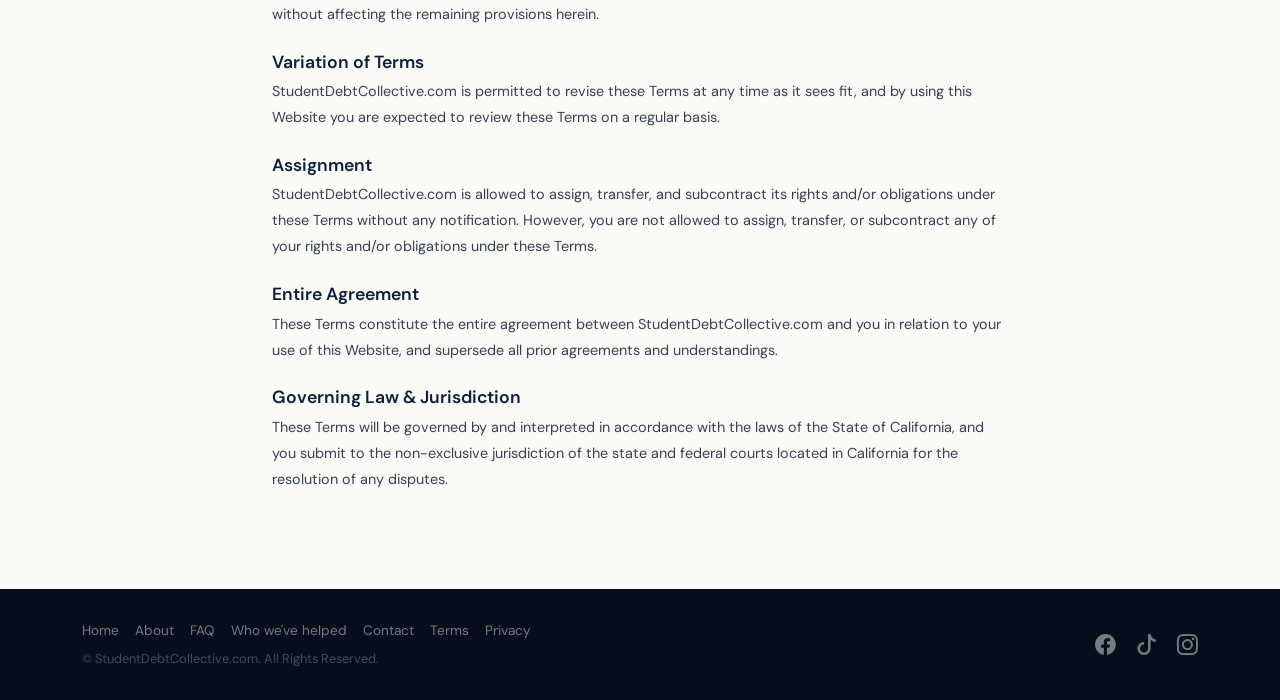
<file: TandC.html>
<!DOCTYPE html>
<html lang="en">
<head>
  <meta charset="utf-8"/>
  <meta name="viewport" content="width=device-width, initial-scale=1"/>
  <meta name="description" content="Terms and Conditions for StudentDebtCollective.com"/>
  <title>Terms &amp; Conditions — Student Debt Collective</title>
  <link rel="icon" type="image/x-icon" href="assets/favicon.ico"/>
  <link rel="stylesheet" href="https://cdn.jsdelivr.net/npm/bootstrap-icons@1.11.3/font/bootstrap-icons.min.css">
  <link rel="stylesheet" href="https://cdn.jsdelivr.net/npm/bootstrap@5.1.3/dist/css/bootstrap.min.css">
  <link rel="stylesheet" href="css/custom.css"/>
  <script async src="https://www.googletagmanager.com/gtag/js?id=UA-217164909-1"></script>
  <script>
    window.dataLayer=window.dataLayer||[];
    function gtag(){dataLayer.push(arguments);}
    gtag('js',new Date());gtag('config','UA-217164909-1');
  </script>
  <style>
    .legal h1{font-family:'DM Serif Display',serif;font-size:1.5rem;margin:2rem 0 .6rem;}
    .legal h2{font-size:1.1rem;font-weight:600;margin:1.5rem 0 .4rem;color:var(--sdc-navy);}
    .legal p,.legal li{font-size:.9rem;line-height:1.8;color:#374151;}
    .legal ul{padding-left:1.5rem;}
    .legal a{color:#1a4a8a;}
  </style>
</head>
<body>
  <nav class="sdc-nav">
    <a class="brand" href="index.html">Student Debt Collective</a>
    <div class="nav-links">
      <a href="faq.html" class="hide-mobile">FAQ</a>
      <a href="recipients.html" class="hide-mobile">Who we've helped</a>
      <a href="index.html#signup" class="btn-nav">Join free</a>
    </div>
  </nav>

  <section class="sdc-faq-hero">
    <div class="container">
      <h1>Terms &amp; Conditions</h1>
      <p>Please read these terms carefully before using this website.</p>
    </div>
  </section>

  <section class="section-pad">
    <div class="container legal" style="max-width:760px;">

      <h2>Introduction</h2>
      <p>These Website Standard Terms and Conditions shall manage your use of our website, StudentDebtCollective.com, accessible at www.studentdebtcollective.com. These Terms will be applied fully and affect your use of this Website. By using this Website, you agreed to accept all terms and conditions written here. You must not use this Website if you disagree with any of these Terms. Minors or people below 18 years old are not allowed to use this Website.</p>

      <h2>Intellectual Property Rights</h2>
      <p>Other than the content you own, under these Terms, StudentDebtCollective.com and/or its licensors own all the intellectual property rights and materials contained in this Website. You are granted a limited license only for purposes of viewing the material contained on this Website.</p>

      <h2>Restrictions</h2>
      <p>You are specifically restricted from all of the following:</p>
      <ul>
        <li>publishing any Website material in any other media;</li>
        <li>selling, sublicensing and/or otherwise commercializing any Website material;</li>
        <li>publicly performing and/or showing any Website material;</li>
        <li>using this Website in any way that is or may be damaging to this Website;</li>
        <li>using this Website in any way that impacts user access to this Website;</li>
        <li>using this Website contrary to applicable laws and regulations, or in any way that may cause harm to the Website, or to any person or business entity;</li>
        <li>engaging in any data mining, data harvesting, data extracting or any other similar activity in relation to this Website;</li>
        <li>using this Website to engage in any advertising or marketing.</li>
      </ul>

      <h2>Your Privacy</h2>
      <p>Please read our <a href="privacypolicy.html">Privacy Policy</a>.</p>

      <h2>No Warranties</h2>
      <p>This Website is provided "as is," with all faults, and StudentDebtCollective.com expresses no representations or warranties of any kind related to this Website or the materials contained on this Website. Nothing contained on this Website shall be interpreted as advising you.</p>

      <h2>Limitation of Liability</h2>
      <p>In no event shall StudentDebtCollective.com, nor any of its officers, directors and employees, be held liable for anything arising out of or in any way connected with your use of this Website, whether such liability is under contract. StudentDebtCollective.com, including its officers, directors and employees, shall not be held liable for any indirect, consequential or special liability arising out of or in any way related to your use of this Website.</p>

      <h2>Indemnification</h2>
      <p>You hereby indemnify to the fullest extent StudentDebtCollective.com from and against any and all liabilities, costs, demands, causes of action, damages and expenses arising in any way related to your breach of any of the provisions of these Terms.</p>

      <h2>Severability</h2>
      <p>If any provision of these Terms is found to be invalid under any applicable law, such provision shall be deleted without affecting the remaining provisions herein.</p>

      <h2>Variation of Terms</h2>
      <p>StudentDebtCollective.com is permitted to revise these Terms at any time as it sees fit, and by using this Website you are expected to review these Terms on a regular basis.</p>

      <h2>Assignment</h2>
      <p>StudentDebtCollective.com is allowed to assign, transfer, and subcontract its rights and/or obligations under these Terms without any notification. However, you are not allowed to assign, transfer, or subcontract any of your rights and/or obligations under these Terms.</p>

      <h2>Entire Agreement</h2>
      <p>These Terms constitute the entire agreement between StudentDebtCollective.com and you in relation to your use of this Website, and supersede all prior agreements and understandings.</p>

      <h2>Governing Law &amp; Jurisdiction</h2>
      <p>These Terms will be governed by and interpreted in accordance with the laws of the State of California, and you submit to the non-exclusive jurisdiction of the state and federal courts located in California for the resolution of any disputes.</p>

    </div>
  </section>

  <footer class="sdc-footer">
    <div class="container">
      <div class="row align-items-center">
        <div class="col-lg-6 text-center text-lg-start mb-3 mb-lg-0">
          <div class="d-flex flex-wrap justify-content-center justify-content-lg-start gap-3 mb-2">
            <a href="index.html">Home</a>
            <a href="about.html">About</a>
            <a href="faq.html">FAQ</a>
            <a href="recipients.html">Who we've helped</a>
            <a href="contact.html">Contact</a>
            <a href="TandC.html">Terms</a>
            <a href="privacypolicy.html">Privacy</a>
          </div>
          <p class="copy mb-0">&copy; StudentDebtCollective.com. All Rights Reserved.</p>
        </div>
        <div class="col-lg-6 text-center text-lg-end">
          <a href="https://www.facebook.com/Fckstudentloanscom-109881688240282" target="_blank" class="social-icon"><i class="bi-facebook"></i></a>
          <a href="https://www.tiktok.com/@student.debt.coll" target="_blank" class="social-icon"><i class="bi-tiktok"></i></a>
          <a href="https://www.instagram.com/studentdebtcollective/" target="_blank" class="social-icon"><i class="bi-instagram"></i></a>
        </div>
      </div>
    </div>
  </footer>
  <script src="https://cdn.jsdelivr.net/npm/bootstrap@5.1.3/dist/js/bootstrap.bundle.min.js"></script>
</body>
</html>
</file>
<file: css/custom.css>
/* =============================================
   Student Debt Collective — Custom Theme
   Layered on top of Bootstrap 5
   ============================================= */

@import url('https://fonts.googleapis.com/css2?family=DM+Serif+Display:ital@0;1&family=DM+Sans:wght@400;500;600&display=swap');

:root {
  --sdc-navy:   #0d1f3c;
  --sdc-blue:   #1a4a8a;
  --sdc-sky:    #3b82f6;
  --sdc-green:  #16a34a;
  --sdc-light:  #f0f4ff;
  --sdc-cream:  #fafaf7;
  --sdc-border: rgba(13,31,60,0.12);
  --sdc-radius: 12px;
}

body {
  font-family: 'DM Sans', system-ui, sans-serif;
  background: var(--sdc-cream);
  color: var(--sdc-navy);
}

/* ---- NAV ---- */
.sdc-nav {
  background: var(--sdc-navy);
  padding: 0 2rem;
  height: 60px;
  display: flex;
  align-items: center;
  justify-content: space-between;
  position: sticky;
  top: 0;
  z-index: 100;
}
.sdc-nav .brand {
  font-family: 'DM Serif Display', serif;
  color: #fff;
  font-size: 1.1rem;
  text-decoration: none;
}
.sdc-nav .nav-links a {
  color: rgba(255,255,255,0.7);
  text-decoration: none;
  font-size: 0.875rem;
  margin-left: 1.5rem;
  transition: color 0.15s;
}
.sdc-nav .nav-links a:hover { color: #fff; }
.sdc-nav .nav-links .btn-nav {
  background: var(--sdc-sky);
  color: #fff;
  padding: 6px 16px;
  border-radius: 6px;
  font-weight: 500;
}
.sdc-nav .nav-links .btn-nav:hover { background: #2563eb; color: #fff; }

/* ---- HERO ---- */
.sdc-hero {
  background: var(--sdc-navy);
  color: #fff;
  padding: 80px 0 70px;
  position: relative;
  overflow: hidden;
}
.sdc-hero::before {
  content: '';
  position: absolute;
  inset: 0;
  background: radial-gradient(ellipse at 70% 50%, rgba(59,130,246,0.18) 0%, transparent 65%);
  pointer-events: none;
}
.sdc-badge {
  display: inline-block;
  background: rgba(59,130,246,0.2);
  border: 1px solid rgba(59,130,246,0.4);
  color: #93c5fd;
  font-size: 0.78rem;
  font-weight: 500;
  letter-spacing: 0.03em;
  padding: 5px 14px;
  border-radius: 100px;
  margin-bottom: 1.25rem;
}
.sdc-hero h1 {
  font-family: 'DM Serif Display', serif;
  font-size: clamp(2.2rem, 5vw, 3.5rem);
  line-height: 1.15;
  margin-bottom: 1.25rem;
}
.sdc-hero .lead {
  color: rgba(255,255,255,0.75);
  font-size: 1.1rem;
  line-height: 1.65;
  max-width: 520px;
  margin-bottom: 2rem;
}
.btn-primary-sdc {
  background: var(--sdc-sky);
  color: #fff;
  border: none;
  padding: 13px 28px;
  border-radius: 8px;
  font-size: 0.95rem;
  font-weight: 600;
  text-decoration: none;
  display: inline-block;
  transition: background 0.15s, transform 0.1s;
}
.btn-primary-sdc:hover { background: #2563eb; color: #fff; transform: translateY(-1px); }
.btn-secondary-sdc {
  background: transparent;
  color: rgba(255,255,255,0.85);
  border: 1px solid rgba(255,255,255,0.3);
  padding: 12px 28px;
  border-radius: 8px;
  font-size: 0.95rem;
  font-weight: 500;
  text-decoration: none;
  display: inline-block;
  transition: border-color 0.15s, color 0.15s;
}
.btn-secondary-sdc:hover { border-color: rgba(255,255,255,0.7); color: #fff; }

/* ---- STATS BAR ---- */
.sdc-stats {
  background: var(--sdc-navy);
  border-top: 1px solid rgba(255,255,255,0.08);
  padding: 28px 0;
}
.sdc-stats .stat-label { color: rgba(255,255,255,0.5); font-size: 0.78rem; text-transform: uppercase; letter-spacing: 0.06em; }
.sdc-stats .stat-val   { color: #fff; font-size: 2rem; font-weight: 600; line-height: 1.1; }
.sdc-stats .stat-divider { width: 1px; background: rgba(255,255,255,0.12); align-self: stretch; }

.sdc-progress-wrap { padding: 0 0 24px; background: var(--sdc-navy); }
.sdc-progress-bar-outer {
  height: 6px;
  background: rgba(255,255,255,0.1);
  border-radius: 99px;
  overflow: hidden;
  max-width: 700px;
  margin: 0 auto;
}
.sdc-progress-bar-inner {
  height: 100%;
  width: 46%;
  background: var(--sdc-sky);
  border-radius: 99px;
}
.sdc-progress-label {
  font-size: 0.8rem;
  color: rgba(255,255,255,0.45);
  text-align: center;
  padding-top: 8px;
}

/* ---- HOW IT WORKS ---- */
.sdc-how { background: var(--sdc-cream); padding: 80px 0; }
.sdc-how h2 {
  font-family: 'DM Serif Display', serif;
  font-size: 2rem;
  margin-bottom: 0.5rem;
}
.sdc-how .section-sub { color: #64748b; margin-bottom: 3rem; }
.sdc-step-num {
  width: 40px; height: 40px;
  border-radius: 50%;
  background: var(--sdc-light);
  color: var(--sdc-blue);
  font-weight: 600;
  font-size: 0.95rem;
  display: flex; align-items: center; justify-content: center;
  margin-bottom: 1rem;
  border: 2px solid rgba(26,74,138,0.15);
}
.sdc-step h4 { font-size: 1rem; font-weight: 600; margin-bottom: 0.4rem; }
.sdc-step p  { font-size: 0.9rem; color: #64748b; line-height: 1.6; margin: 0; }

/* ---- QUOTE STRIP ---- */
.sdc-quote {
  background: var(--sdc-light);
  border-left: 4px solid var(--sdc-sky);
  padding: 2.5rem 3rem;
  border-radius: 0 var(--sdc-radius) var(--sdc-radius) 0;
  margin: 0;
}
.sdc-quote blockquote {
  font-family: 'DM Serif Display', serif;
  font-style: italic;
  font-size: 1.3rem;
  line-height: 1.6;
  color: var(--sdc-navy);
  margin: 0 0 0.75rem;
}
.sdc-quote cite { font-size: 0.85rem; color: #64748b; font-style: normal; }

/* ---- SIGNUP SECTION ---- */
.sdc-signup {
  background: var(--sdc-navy);
  padding: 80px 0;
  text-align: center;
}
.sdc-signup h2 {
  font-family: 'DM Serif Display', serif;
  color: #fff;
  font-size: 2rem;
  margin-bottom: 0.5rem;
}
.sdc-signup .sub { color: rgba(255,255,255,0.6); font-size: 0.95rem; margin-bottom: 2rem; }
.sdc-form-row {
  display: flex; gap: 8px; max-width: 420px; margin: 0 auto 1rem;
}
.sdc-form-row input[type="email"] {
  flex: 1;
  padding: 12px 16px;
  border-radius: 8px;
  border: 1px solid rgba(255,255,255,0.2);
  background: rgba(255,255,255,0.08);
  color: #fff;
  font-size: 0.95rem;
  outline: none;
  transition: border-color 0.15s;
}
.sdc-form-row input[type="email"]::placeholder { color: rgba(255,255,255,0.35); }
.sdc-form-row input[type="email"]:focus { border-color: var(--sdc-sky); }
.sdc-form-row button {
  background: var(--sdc-sky);
  color: #fff;
  border: none;
  padding: 12px 22px;
  border-radius: 8px;
  font-weight: 600;
  font-size: 0.9rem;
  cursor: pointer;
  white-space: nowrap;
  transition: background 0.15s;
}
.sdc-form-row button:hover { background: #2563eb; }
.sdc-donate-link {
  color: rgba(255,255,255,0.5);
  font-size: 0.85rem;
  text-decoration: none;
}
.sdc-donate-link strong { color: rgba(255,255,255,0.8); }
.sdc-donate-link:hover { color: #fff; }

/* ---- FOOTER ---- */
.sdc-footer {
  background: #060e1c;
  padding: 32px 0;
}
.sdc-footer a { color: rgba(255,255,255,0.45); font-size: 0.85rem; text-decoration: none; }
.sdc-footer a:hover { color: #fff; }
.sdc-footer .copy { color: rgba(255,255,255,0.25); font-size: 0.8rem; }
.sdc-footer .social-icon { font-size: 1.3rem; margin-left: 1rem; }

/* ---- FAQ PAGE ---- */
.sdc-faq-hero { background: var(--sdc-navy); color: #fff; padding: 60px 0 50px; }
.sdc-faq-hero h1 { font-family: 'DM Serif Display', serif; font-size: 2.4rem; }
.sdc-faq-hero p  { color: rgba(255,255,255,0.65); }
.sdc-accordion { max-width: 760px; margin: 0 auto; }
.sdc-accordion .accordion-button {
  font-weight: 500;
  font-size: 0.95rem;
  color: var(--sdc-navy);
  background: #fff;
}
.sdc-accordion .accordion-button:not(.collapsed) {
  color: var(--sdc-blue);
  background: var(--sdc-light);
  box-shadow: none;
}
.sdc-accordion .accordion-body {
  font-size: 0.9rem;
  line-height: 1.75;
  color: #374151;
}

/* ---- RECIPIENTS PAGE ---- */
.sdc-recipient-card {
  background: #fff;
  border: 1px solid var(--sdc-border);
  border-radius: var(--sdc-radius);
  padding: 1.75rem;
  margin-bottom: 1.5rem;
}
.sdc-recipient-avatar {
  width: 52px; height: 52px;
  border-radius: 50%;
  background: var(--sdc-light);
  color: var(--sdc-blue);
  font-weight: 600;
  font-size: 1rem;
  display: flex; align-items: center; justify-content: center;
  flex-shrink: 0;
}
.sdc-recipient-quote {
  background: var(--sdc-light);
  border-radius: 8px;
  padding: 1rem 1.25rem;
  font-style: italic;
  font-size: 0.95rem;
  line-height: 1.65;
  color: #374151;
  margin: 1rem 0;
}
.sdc-amount-badge {
  background: #dcfce7;
  color: #15803d;
  font-weight: 600;
  font-size: 1.1rem;
  padding: 2px 10px;
  border-radius: 6px;
}
.sdc-pending-card {
  background: var(--sdc-light);
  border: 1.5px dashed rgba(26,74,138,0.25);
  border-radius: var(--sdc-radius);
  padding: 1.75rem;
  text-align: center;
  color: #64748b;
}

/* ---- UTILITIES ---- */
.section-pad { padding: 80px 0; }
@media (max-width: 768px) {
  .sdc-nav .nav-links .hide-mobile { display: none; }
  .sdc-hero { padding: 52px 0 44px; }
  .sdc-form-row { flex-direction: column; }
  .sdc-quote { padding: 1.5rem; }
  .sdc-stats .stat-divider { display: none; }
}
</file>
